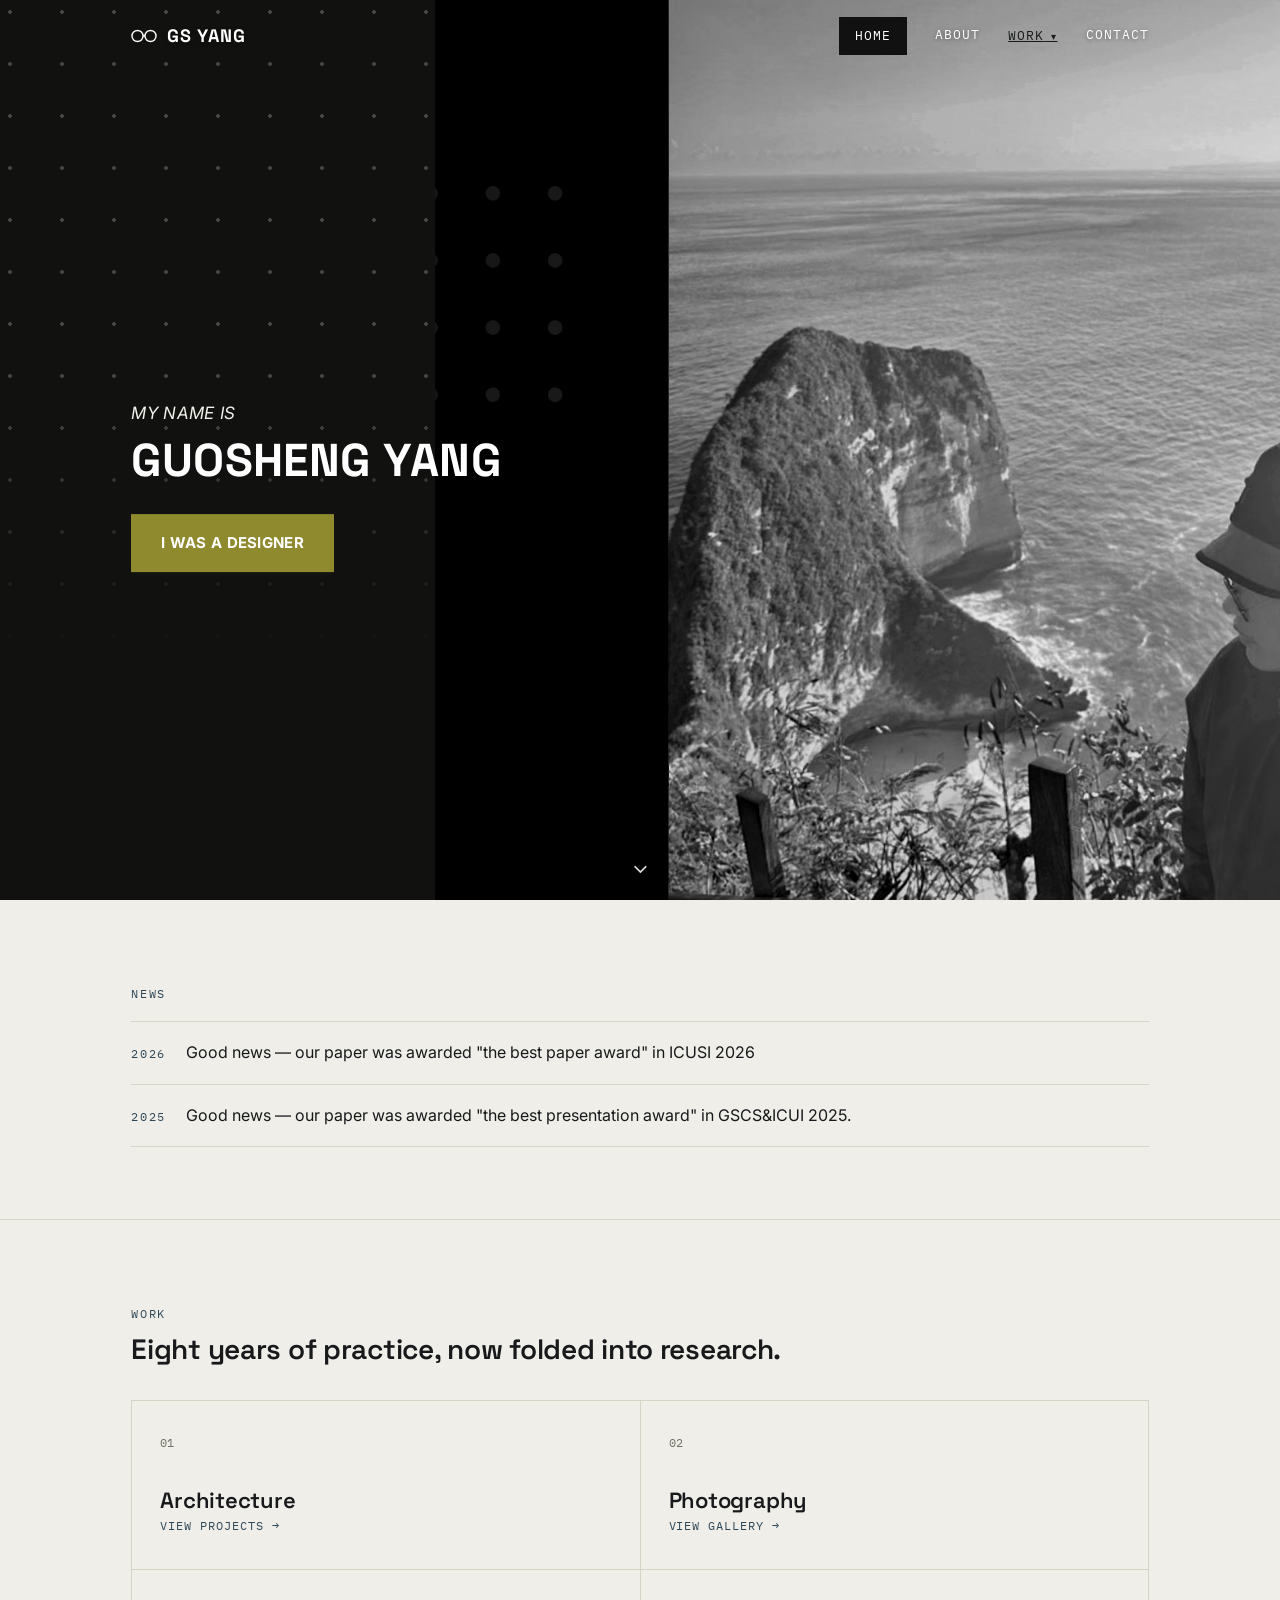
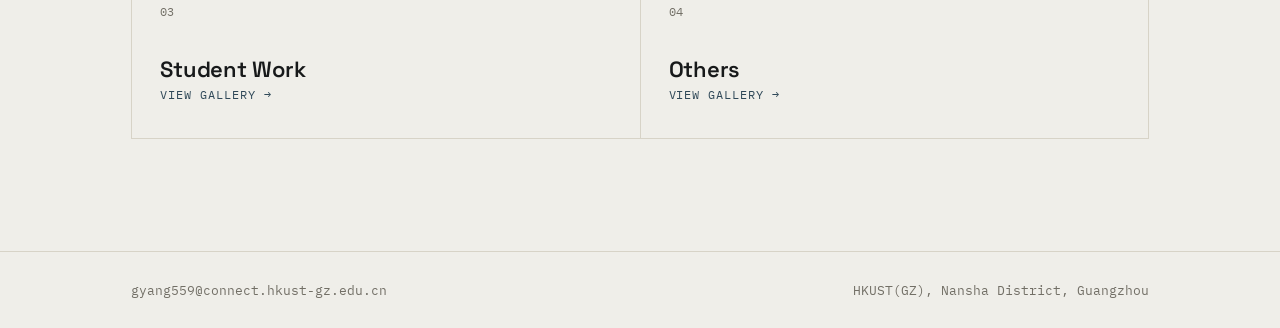
<file: index.html>
<!DOCTYPE html>
<html lang="en">
<head>
<meta charset="UTF-8">
<meta name="viewport" content="width=device-width, initial-scale=1">
<title>GS YANG</title>
<meta name="description" content="Guosheng Yang — architecture, photography, and research portfolio.">
<link rel="preconnect" href="https://fonts.googleapis.com">
<link rel="preconnect" href="https://fonts.gstatic.com" crossorigin>
<link href="https://fonts.googleapis.com/css2?family=Space+Grotesk:wght@500;600;700&family=Inter:wght@400;500;600&family=IBM+Plex+Mono:wght@400;500&display=swap" rel="stylesheet">
<link rel="stylesheet" href="styles.css">
</head>
<body class="home">

<header class="site-header">
  <div class="wrap header-inner">
    <a href="index.html" class="brand">
      <svg class="brand-mark" width="26" height="14" viewBox="0 0 26 14" fill="none" xmlns="http://www.w3.org/2000/svg" aria-hidden="true">
        <circle cx="6.5" cy="7" r="5.5" stroke="currentColor" stroke-width="1.4"/>
        <circle cx="19.5" cy="7" r="5.5" stroke="currentColor" stroke-width="1.4"/>
        <line x1="12" y1="7" x2="14" y2="7" stroke="currentColor" stroke-width="1.4"/>
      </svg>
      GS YANG
    </a>
    <input type="checkbox" id="nav-toggle" class="nav-toggle-input">
    <label for="nav-toggle" class="nav-toggle-label" aria-label="打开菜单"><span></span></label>
    <nav class="site-nav">
      <a href="index.html" aria-current="page">HOME</a>
      <a href="about.html">ABOUT</a>
      <div class="nav-dropdown">
        <a href="work.html">WORK</a>
        <div class="dropdown-panel">
          <a href="work-architecture.html">Architecture</a>
          <a href="work-photography.html">Photography</a>
          <a href="work-student-work.html">Student Work</a>
          <a href="work-others.html">Others</a>
        </div>
      </div>
      <a href="contact.html">CONTACT</a>
    </nav>
  </div>
</header>

<main>

  <section class="photo-hero">
    <div class="photo-hero-bg">
      <div class="photo-hero-panel">
        <div class="dot-grid" aria-hidden="true"></div>
      </div>
      <div class="photo-hero-image">
        <img src="images/image1.jpg" alt="Guosheng Yang looking out over a coastal cliff">
      </div>
    </div>
    <div class="wrap photo-hero-copy">
      <p class="eyebrow-italic">MY NAME IS</p>
      <h1 class="photo-hero-name">GUOSHENG YANG</h1>
      <p class="tag-pill">I WAS A DESIGNER</p>
    </div>
    <a href="#news" class="scroll-cue" aria-label="向下滚动查看更多">⌄</a>
  </section>

  <section id="news">
    <div class="wrap">
      <p class="eyebrow" style="margin-bottom:18px;">NEWS</p>
      <div class="news-row">
        <span class="eyebrow">2026</span>
        <p style="margin:0;">Good news — our paper was awarded "the best paper award" in ICUSI 2026</p>
      </div>
      <div class="news-row">
        <span class="eyebrow">2025</span>
        <p style="margin:0;">Good news — our paper was awarded "the best presentation award" in GSCS&amp;ICUI 2025. </p>
      </div>
    </div>
  </section>

  <section>
    <div class="wrap">
      <div class="section-head">
        <p class="eyebrow" style="margin-bottom:10px;">WORK</p>
        <h2 style="font-size:28px;">Eight years of practice, now folded into research.</h2>
      </div>
      <div class="work-grid">
        <a class="work-tile" href="work-architecture.html">
          <span class="num">01</span>
          <div>
            <h3>Architecture</h3>
            <span class="go">View projects →</span>
          </div>
        </a>
        <a class="work-tile" href="work-photography.html">
          <span class="num">02</span>
          <div>
            <h3>Photography</h3>
            <span class="go">View gallery →</span>
          </div>
        </a>
        <a class="work-tile" href="work-student-work.html">
          <span class="num">03</span>
          <div>
            <h3>Student Work</h3>
            <span class="go">View gallery →</span>
          </div>
        </a>
        <a class="work-tile" href="work-others.html">
          <span class="num">04</span>
          <div>
            <h3>Others</h3>
            <span class="go">View gallery →</span>
          </div>
        </a>
      </div>
    </div>
  </section>

</main>

<footer class="site-footer">
  <div class="wrap footer-inner">
    <a href="mailto:gyang559@connect.hkust-gz.edu.cn">gyang559@connect.hkust-gz.edu.cn</a>
    <span>HKUST(GZ), Nansha District, Guangzhou</span>
  </div>
</footer>

</body>
</html>
</file>
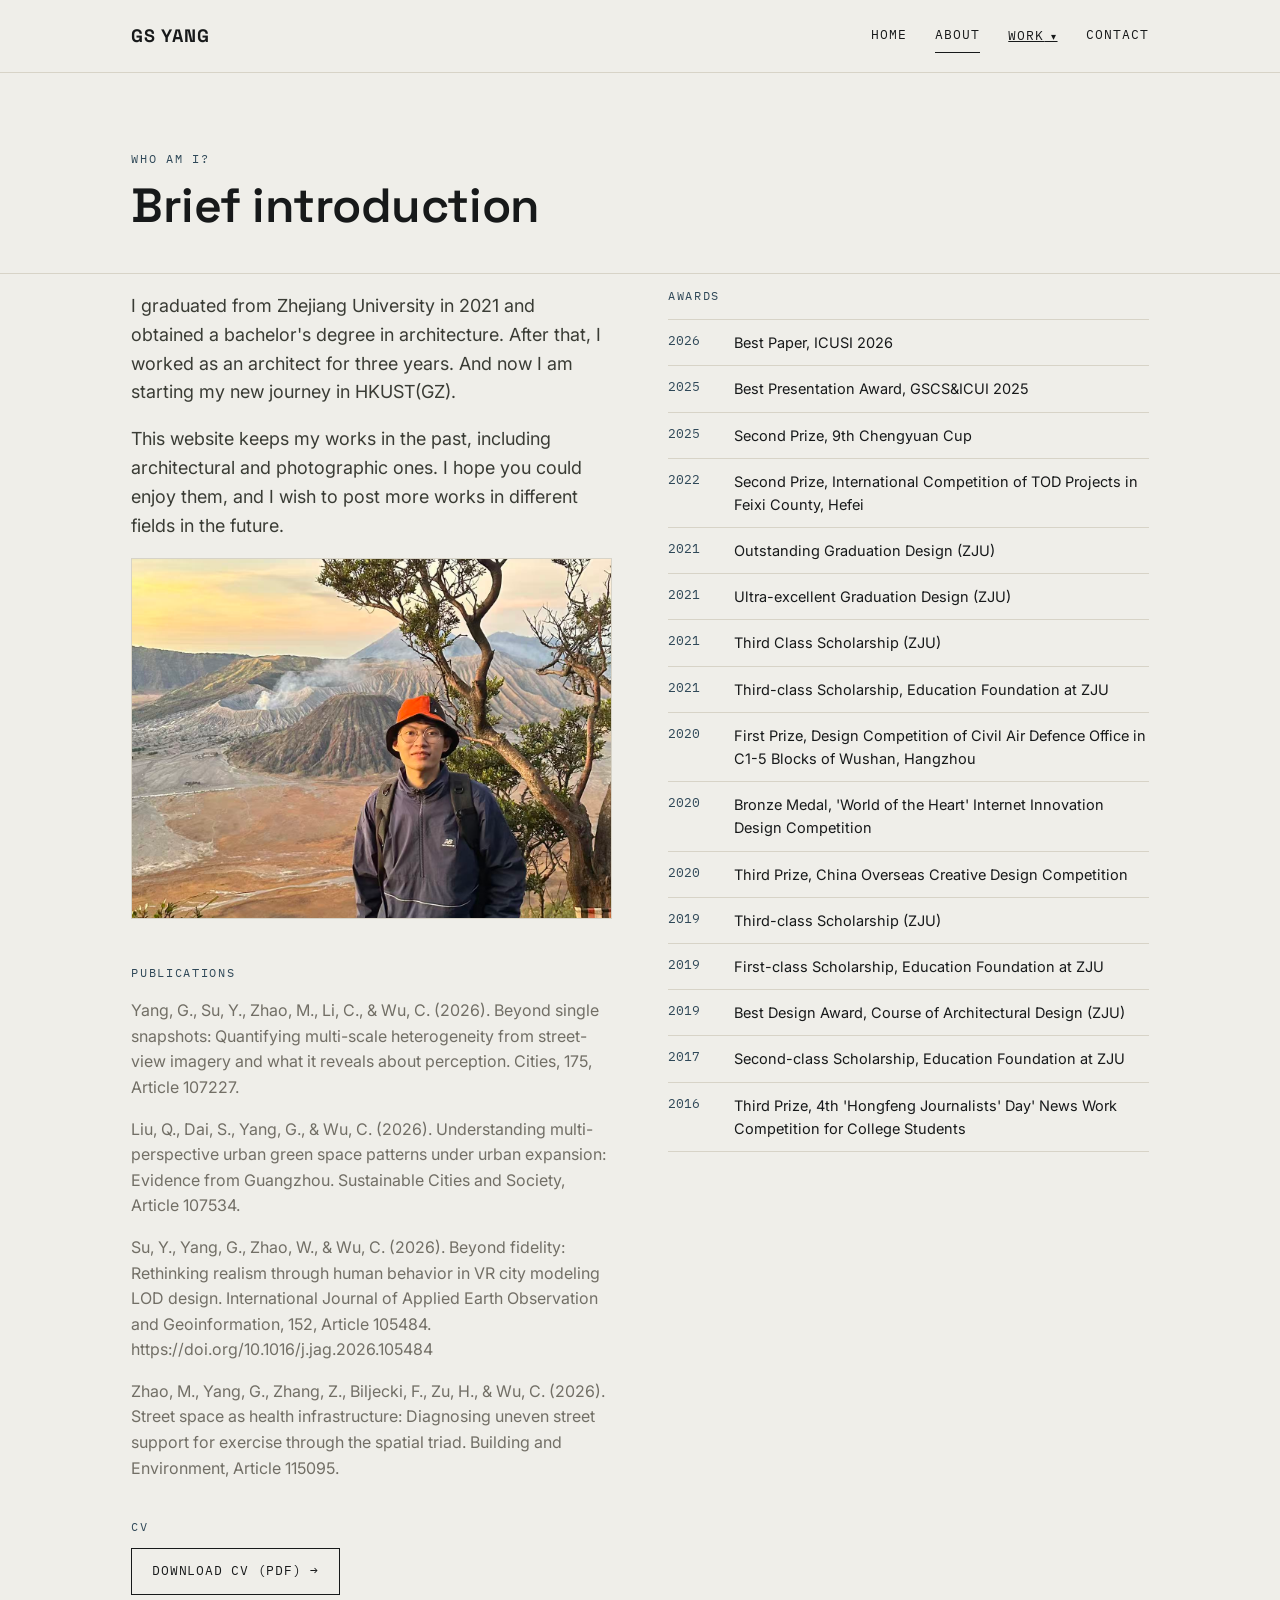
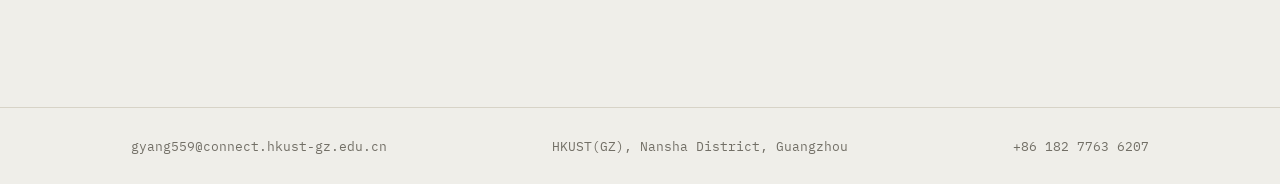
<file: about.html>
<!DOCTYPE html>
<html lang="en">
<head>
<meta charset="UTF-8">
<meta name="viewport" content="width=device-width, initial-scale=1">
<title>GS YANG — About</title>
<meta name="description" content="Who am I — brief introduction, publications, and awards.">
<link rel="preconnect" href="https://fonts.googleapis.com">
<link rel="preconnect" href="https://fonts.gstatic.com" crossorigin>
<link href="https://fonts.googleapis.com/css2?family=Space+Grotesk:wght@500;600;700&family=Inter:wght@400;500;600&family=IBM+Plex+Mono:wght@400;500&display=swap" rel="stylesheet">
<link rel="stylesheet" href="styles.css">
</head>
<body>

<header class="site-header">
  <div class="wrap header-inner">
    <a href="index.html" class="brand">GS YANG</a>
    <input type="checkbox" id="nav-toggle" class="nav-toggle-input">
    <label for="nav-toggle" class="nav-toggle-label" aria-label="打开菜单"><span></span></label>
    <nav class="site-nav">
      <a href="index.html">HOME</a>
      <a href="about.html" aria-current="page">ABOUT</a>
      <div class="nav-dropdown">
        <a href="work.html">WORK</a>
        <div class="dropdown-panel">
          <a href="work-architecture.html">Architecture</a>
          <a href="work-photography.html">Photography</a>
          <a href="work-student-work.html">Student Work</a>
          <a href="work-others.html">Others</a>
        </div>
      </div>
      <a href="contact.html">CONTACT</a>
    </nav>
  </div>
</header>

<main>

  <section class="hero" style="padding-bottom:40px;">
    <div class="wrap">
      <p class="eyebrow">WHO AM I?</p>
      <h1 style="font-size:clamp(32px,4.5vw,48px); margin-top:12px;">Brief introduction</h1>
    </div>
  </section>

  <section style="padding-top:0;">
    <div class="wrap about-grid">
      <div>
        <p class="lede" style="max-width:none;">I graduated from Zhejiang University in 2021 and obtained a bachelor's degree in architecture. After that, I worked as an architect for three years. And now I am starting my new journey in HKUST(GZ).</p>
        <p class="lede" style="max-width:none; margin-top:16px;">This website keeps my works in the past, including architectural and photographic ones. I hope you could enjoy them, and I wish to post more works in different fields in the future.</p>
        <div class="img-frame"><img src="images/about-portrait.jpg" alt="work3"></div>

        <p class="eyebrow" style="margin-top:44px; margin-bottom:12px;">PUBLICATIONS</p>
        <p style="color:var(--muted);">Yang, G., Su, Y., Zhao, M., Li, C., & Wu, C. (2026). Beyond single snapshots: Quantifying multi-scale heterogeneity from street-view imagery and what it reveals about perception. Cities, 175, Article 107227.</p>
        <p style="color:var(--muted);">Liu, Q., Dai, S., Yang, G., & Wu, C. (2026). Understanding multi-perspective urban green space patterns under urban expansion: Evidence from Guangzhou. Sustainable Cities and Society, Article 107534.</p>
        <p style="color:var(--muted);">Su, Y., Yang, G., Zhao, W., & Wu, C. (2026). Beyond fidelity: Rethinking realism through human behavior in VR city modeling LOD design. International Journal of Applied Earth Observation and Geoinformation, 152, Article 105484. https://doi.org/10.1016/j.jag.2026.105484</p>
        <p style="color:var(--muted);">Zhao, M., Yang, G., Zhang, Z., Biljecki, F., Zu, H., & Wu, C. (2026). Street space as health infrastructure: Diagnosing uneven street support for exercise through the spatial triad. Building and Environment, Article 115095.</p>
        <p class="eyebrow" style="margin-top:36px; margin-bottom:12px;">CV</p>
        <a class="btn" href="files/CV-Guosheng-YANG.pdf">Download CV (PDF) →</a>
        
      </div>

      <div>
        <p class="eyebrow" style="margin-bottom:14px;">AWARDS</p>
        <ul class="award-list">
          <li><span class="award-year">2026</span><span>Best Paper, ICUSI 2026</span></li>
          <li><span class="award-year">2025</span><span>Best Presentation Award, GSCS&amp;ICUI 2025</span></li>
          <li><span class="award-year">2025</span><span>Second Prize, 9th Chengyuan Cup</span></li>
          <li><span class="award-year">2022</span><span>Second Prize, International Competition of TOD Projects in Feixi County, Hefei</span></li>
          <li><span class="award-year">2021</span><span>Outstanding Graduation Design (ZJU)</span></li>
          <li><span class="award-year">2021</span><span>Ultra-excellent Graduation Design (ZJU)</span></li>
          <li><span class="award-year">2021</span><span>Third Class Scholarship (ZJU)</span></li>
          <li><span class="award-year">2021</span><span>Third-class Scholarship, Education Foundation at ZJU</span></li>
          <li><span class="award-year">2020</span><span>First Prize, Design Competition of Civil Air Defence Office in C1-5 Blocks of Wushan, Hangzhou</span></li>
          <li><span class="award-year">2020</span><span>Bronze Medal, 'World of the Heart' Internet Innovation Design Competition</span></li>
          <li><span class="award-year">2020</span><span>Third Prize, China Overseas Creative Design Competition</span></li>
          <li><span class="award-year">2019</span><span>Third-class Scholarship (ZJU)</span></li>
          <li><span class="award-year">2019</span><span>First-class Scholarship, Education Foundation at ZJU</span></li>
          <li><span class="award-year">2019</span><span>Best Design Award, Course of Architectural Design (ZJU)</span></li>
          <li><span class="award-year">2017</span><span>Second-class Scholarship, Education Foundation at ZJU</span></li>
          <li><span class="award-year">2016</span><span>Third Prize, 4th 'Hongfeng Journalists' Day' News Work Competition for College Students</span></li>
        </ul>
      </div>
    </div>
  </section>

</main>

<footer class="site-footer">
  <div class="wrap footer-inner">
    <a href="mailto:gyang559@connect.hkust-gz.edu.cn">gyang559@connect.hkust-gz.edu.cn</a>
    <span>HKUST(GZ), Nansha District, Guangzhou</span>
    <span>+86 182 7763 6207</span>
  </div>
</footer>

</body>
</html>
</file>
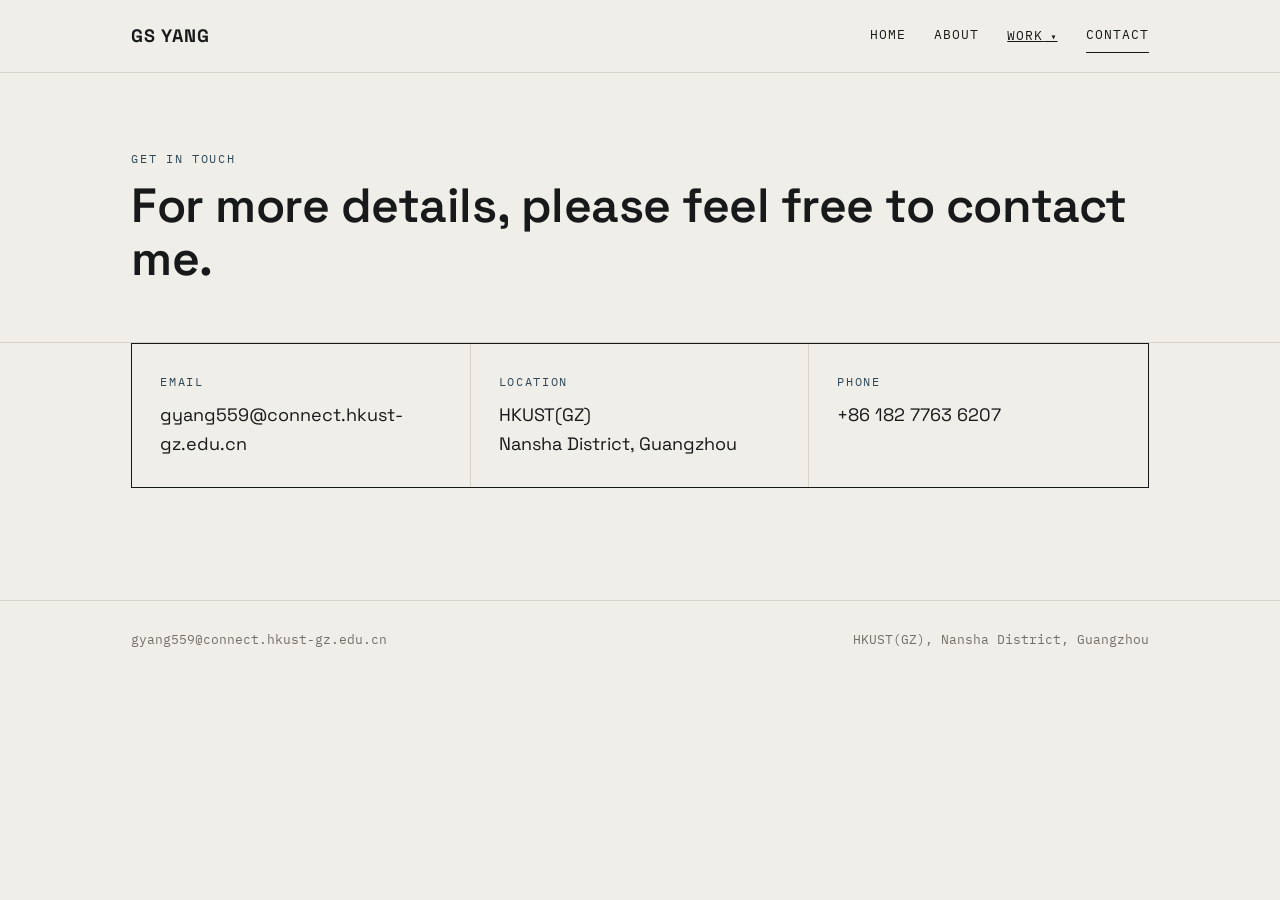
<file: contact.html>
<!DOCTYPE html>
<html lang="en">
<head>
<meta charset="UTF-8">
<meta name="viewport" content="width=device-width, initial-scale=1">
<title>GS YANG — Contact</title>
<meta name="description" content="Get in touch.">
<link rel="preconnect" href="https://fonts.googleapis.com">
<link rel="preconnect" href="https://fonts.gstatic.com" crossorigin>
<link href="https://fonts.googleapis.com/css2?family=Space+Grotesk:wght@500;600;700&family=Inter:wght@400;500;600&family=IBM+Plex+Mono:wght@400;500&display=swap" rel="stylesheet">
<link rel="stylesheet" href="styles.css">
</head>
<body>

<header class="site-header">
  <div class="wrap header-inner">
    <a href="index.html" class="brand">GS YANG</a>
    <input type="checkbox" id="nav-toggle" class="nav-toggle-input">
    <label for="nav-toggle" class="nav-toggle-label" aria-label="打开菜单"><span></span></label>
    <nav class="site-nav">
      <a href="index.html">HOME</a>
      <a href="about.html">ABOUT</a>
      <div class="nav-dropdown">
        <a href="work.html">WORK</a>
        <div class="dropdown-panel">
          <a href="work-architecture.html">Architecture</a>
          <a href="work-photography.html">Photography</a>
          <a href="work-student-work.html">Student Work</a>
          <a href="work-others.html">Others</a>
        </div>
      </div>
      <a href="contact.html" aria-current="page">CONTACT</a>
    </nav>
  </div>
</header>

<main>

  <section class="hero">
    <div class="wrap">
      <p class="eyebrow">GET IN TOUCH</p>
      <h1 style="font-size:clamp(32px,4.5vw,48px); margin-top:12px;">For more details, please feel free to contact me.</h1>
    </div>
  </section>

  <section style="padding-top:0;">
    <div class="wrap">
      <div class="contact-block">
        <div>
          <span class="eyebrow">EMAIL</span>
          <a href="mailto:gyang559@connect.hkust-gz.edu.cn" class="val text-link">gyang559@connect.hkust-gz.edu.cn</a>
        </div>
        <div>
          <span class="eyebrow">LOCATION</span>
          <p class="val" style="margin:0;">HKUST(GZ)<br>Nansha District, Guangzhou</p>
        </div>
        <div>
          <span class="eyebrow">PHONE</span>
          <a href="tel:+8618277636207" class="val text-link">+86 182 7763 6207</a>
        </div>
      </div>
    </div>
  </section>

</main>

<footer class="site-footer">
  <div class="wrap footer-inner">
    <a href="mailto:gyang559@connect.hkust-gz.edu.cn">gyang559@connect.hkust-gz.edu.cn</a>
    <span>HKUST(GZ), Nansha District, Guangzhou</span>
  </div>
</footer>

</body>
</html>
</file>
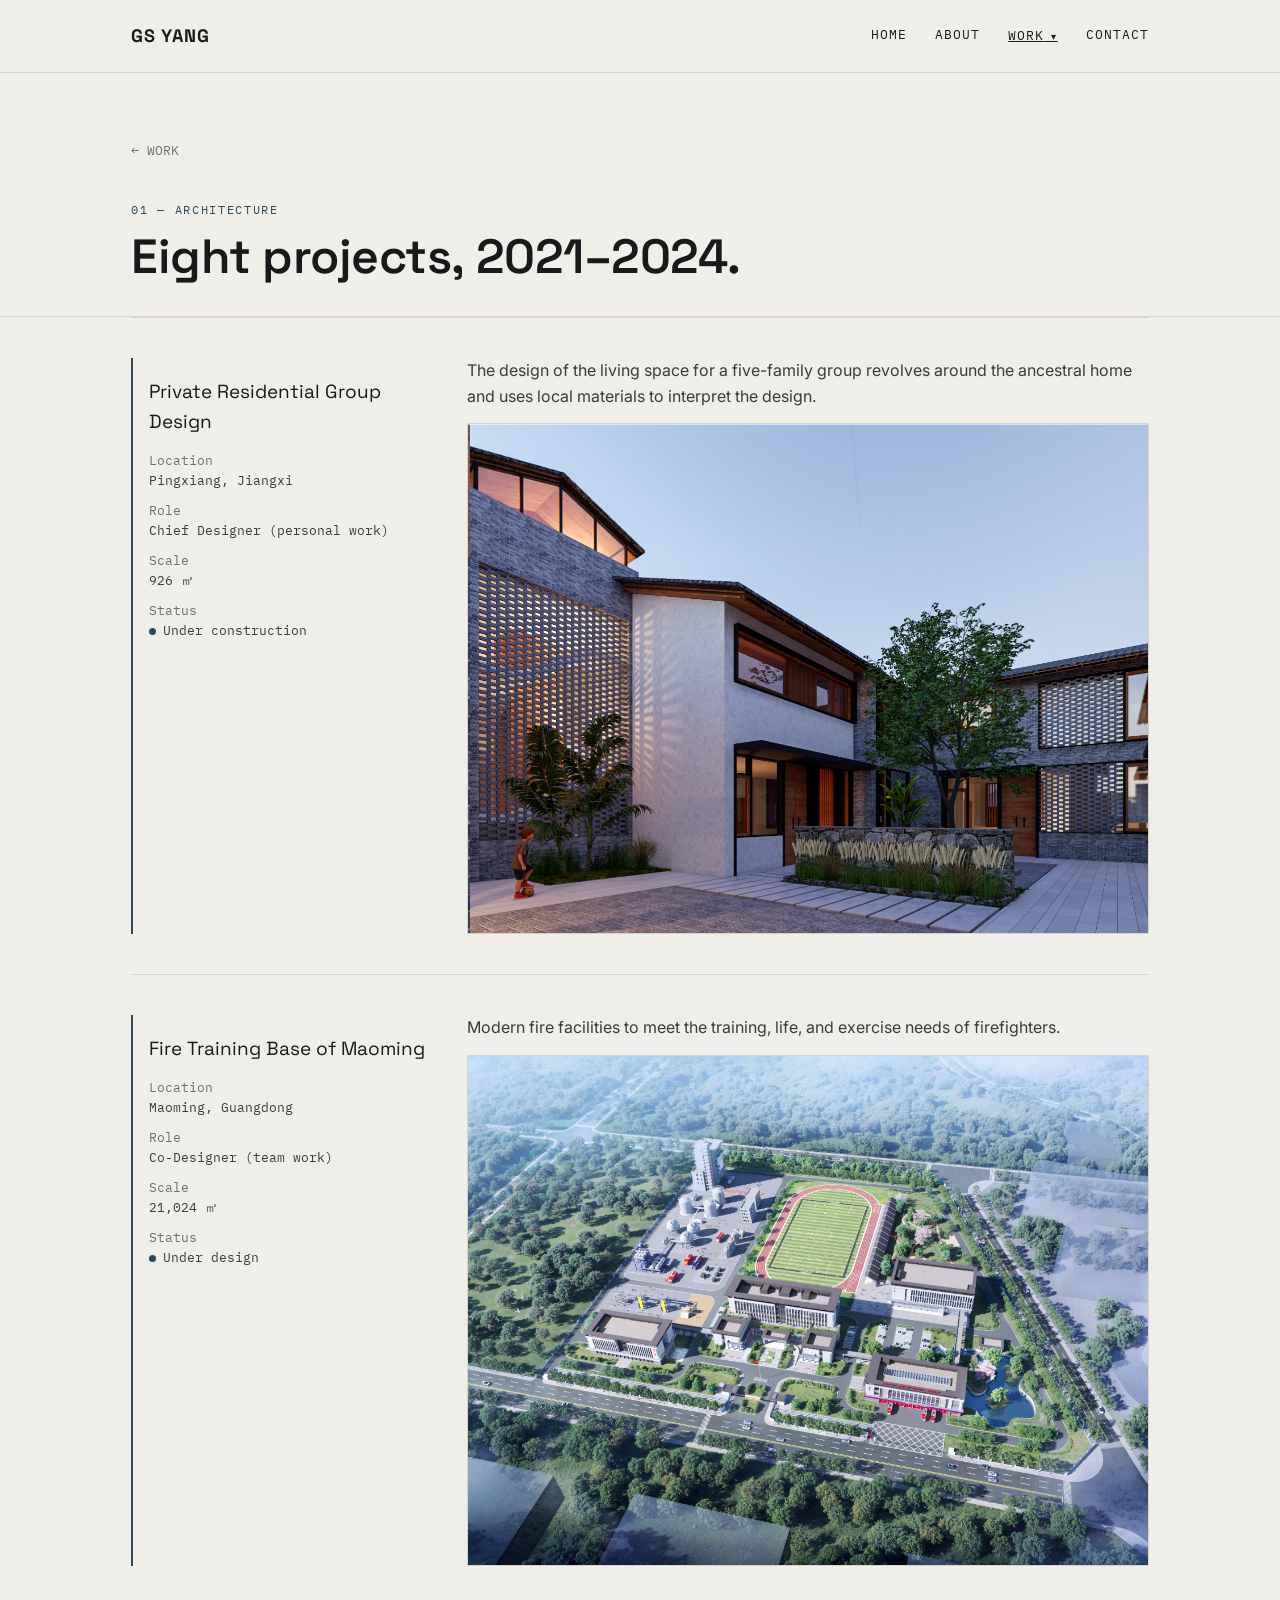
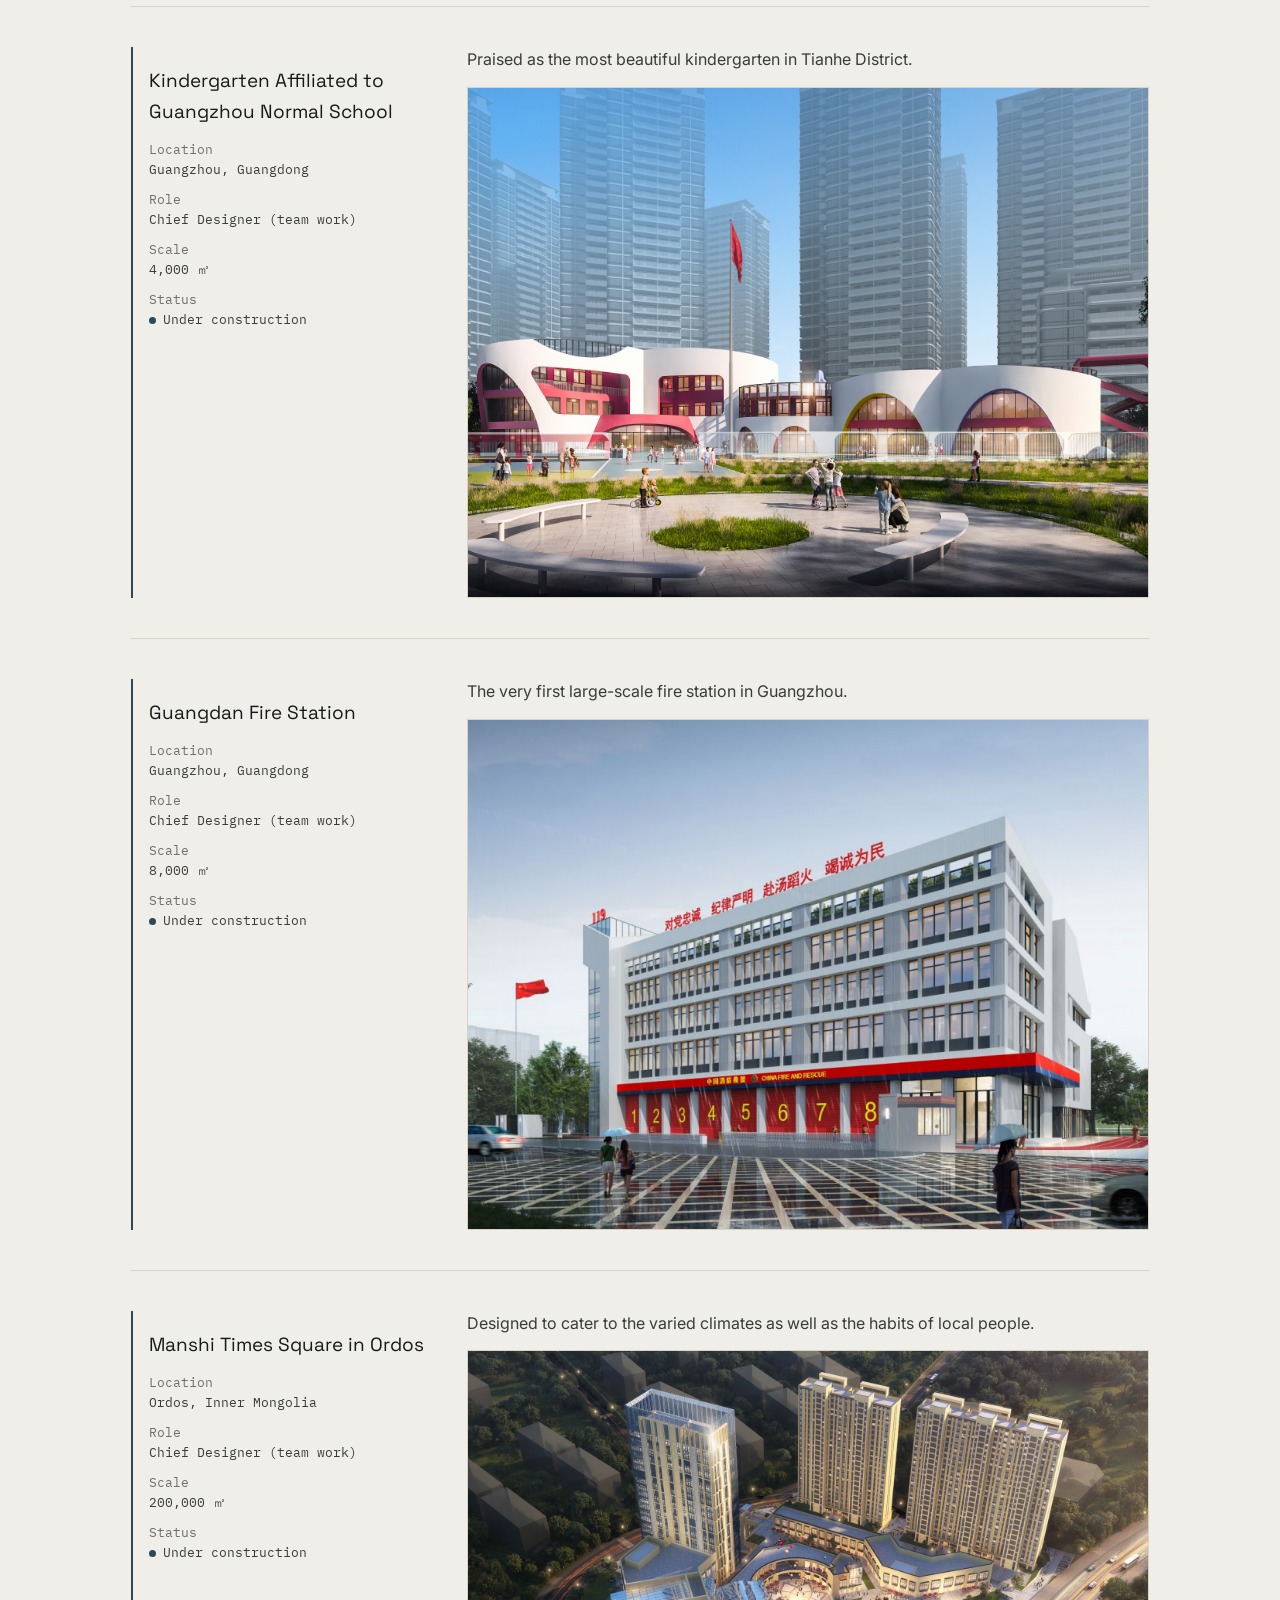
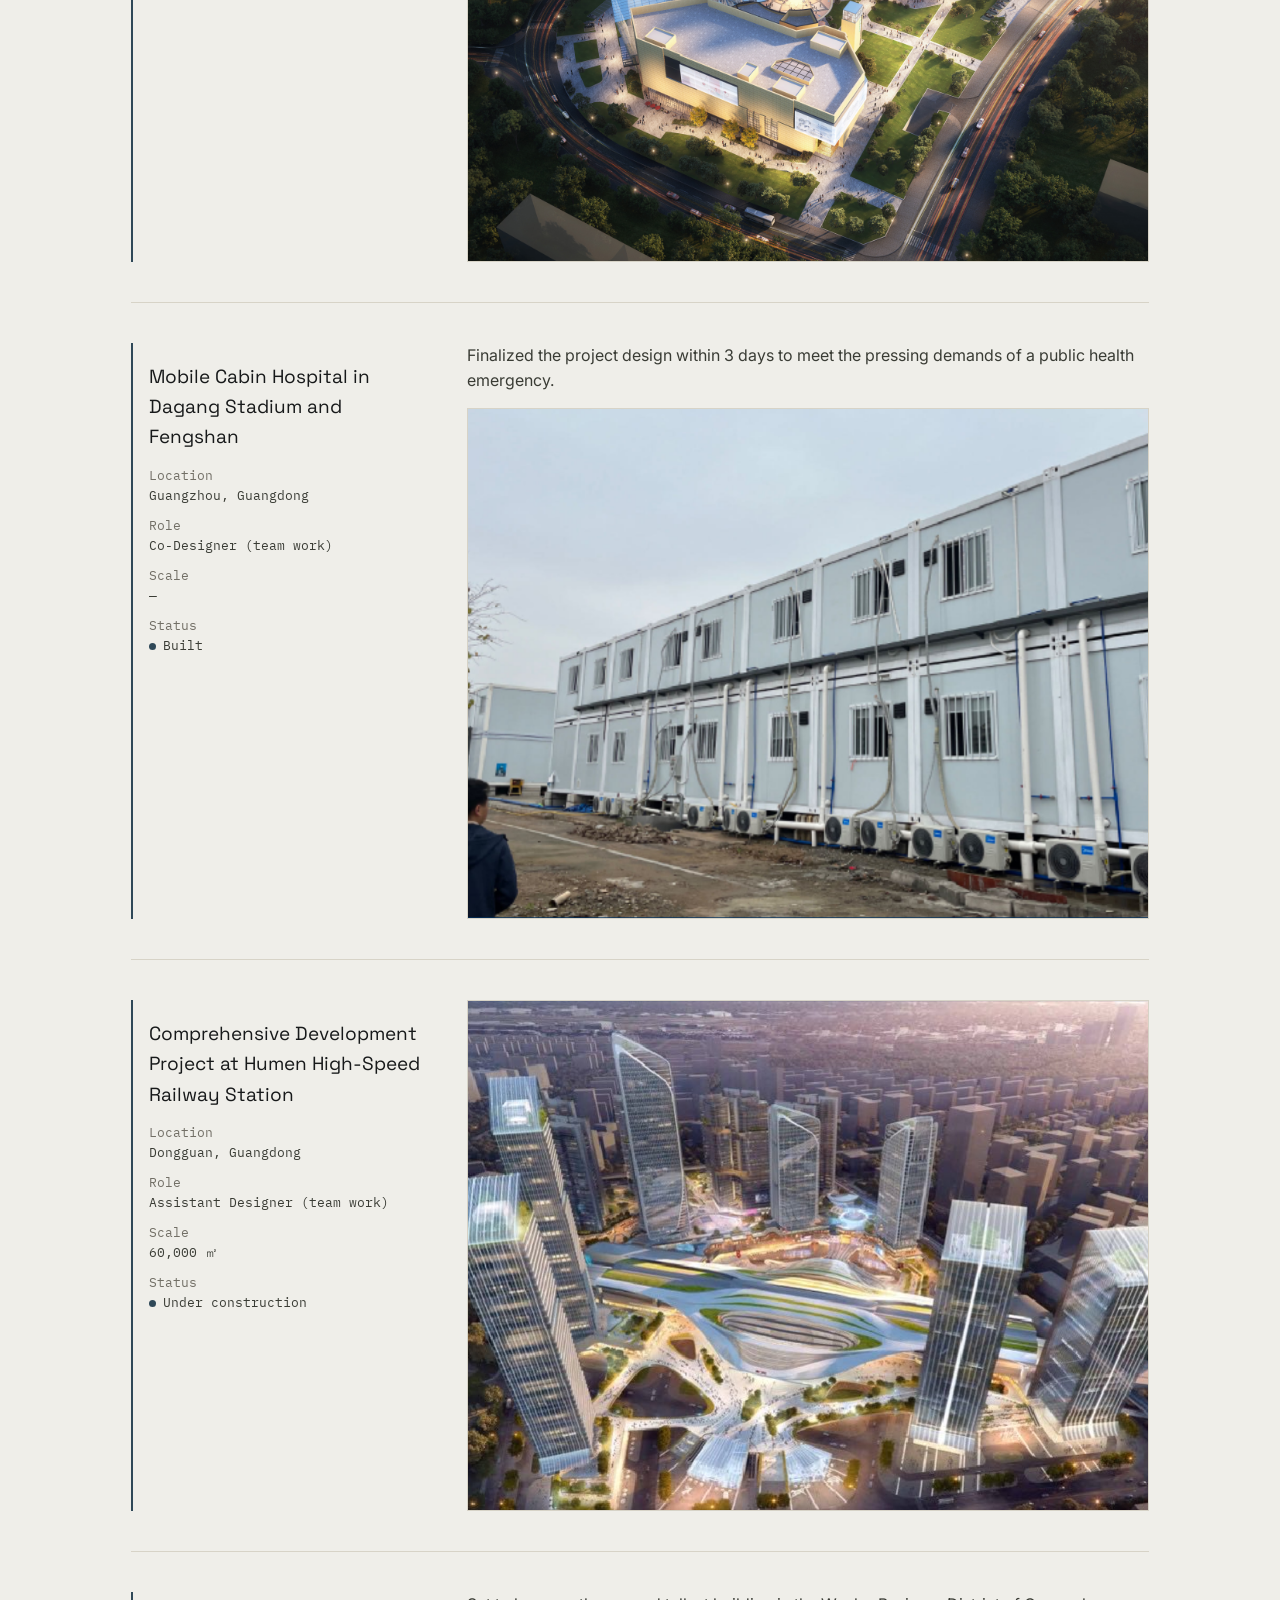
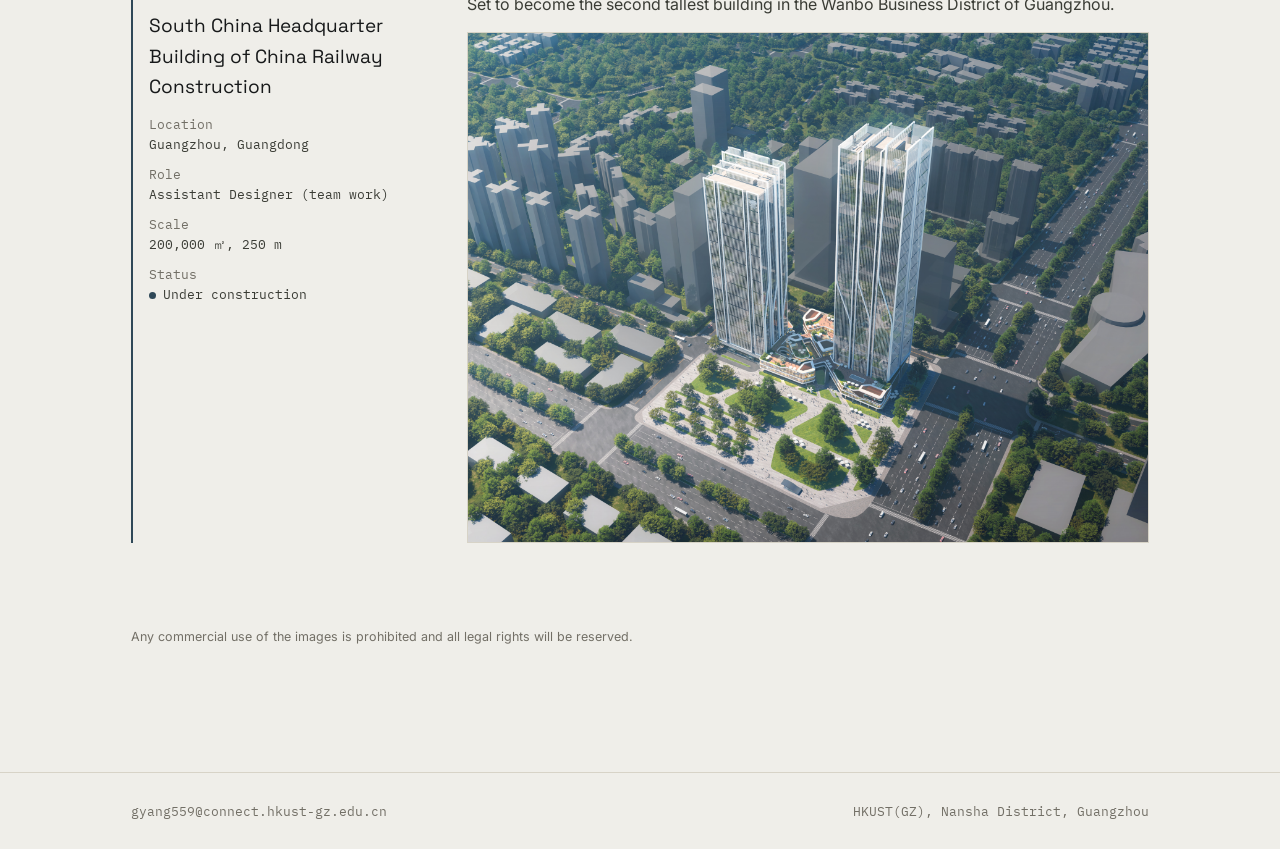
<file: work-architecture.html>
<!DOCTYPE html>
<html lang="en">
<head>
<meta charset="UTF-8">
<meta name="viewport" content="width=device-width, initial-scale=1">
<title>GS YANG — Architecture</title>
<meta name="description" content="Eight architecture projects, 2019–2025.">
<link rel="preconnect" href="https://fonts.googleapis.com">
<link rel="preconnect" href="https://fonts.gstatic.com" crossorigin>
<link href="https://fonts.googleapis.com/css2?family=Space+Grotesk:wght@500;600;700&family=Inter:wght@400;500;600&family=IBM+Plex+Mono:wght@400;500&display=swap" rel="stylesheet">
<link rel="stylesheet" href="styles.css">
</head>
<body>

<header class="site-header">
  <div class="wrap header-inner">
    <a href="index.html" class="brand">GS YANG</a>
    <input type="checkbox" id="nav-toggle" class="nav-toggle-input">
    <label for="nav-toggle" class="nav-toggle-label" aria-label="打开菜单"><span></span></label>
    <nav class="site-nav">
      <a href="index.html">HOME</a>
      <a href="about.html">ABOUT</a>
      <div class="nav-dropdown">
        <a href="work.html">WORK</a>
        <div class="dropdown-panel">
          <a href="work-architecture.html" aria-current="page">Architecture</a>
          <a href="work-photography.html">Photography</a>
          <a href="work-student-work.html">Student Work</a>
          <a href="work-others.html">Others</a>
        </div>
      </div>
      <a href="contact.html">CONTACT</a>
    </nav>
  </div>
</header>

<main>

  <section class="hero" style="padding-bottom:32px;">
    <div class="wrap">
      <a class="back-link" href="work.html">← WORK</a>
      <p class="eyebrow">01 — ARCHITECTURE</p>
      <h1 style="font-size:clamp(32px,4.5vw,48px); margin-top:12px;">Eight projects, 2021–2024.</h1>
    </div>
  </section>

  <section style="padding-top:0;">
    <div class="wrap">

      <div class="project">
        <div class="project-specs">
          <p class="pname">Private Residential Group Design</p>
          <dl>
            <dt>Location</dt><dd>Pingxiang, Jiangxi</dd>
            <dt>Role</dt><dd>Chief Designer (personal work)</dd>
            <dt>Scale</dt><dd>926 ㎡</dd>
            <dt>Status</dt><dd><span class="status-dot"></span>Under construction</dd>
          </dl>
        </div>
        <div class="project-desc">
          <p>The design of the living space for a five-family group revolves around the ancestral home and uses local materials to interpret the design.</p>
          <div class="img-frame"><img src="images/architecture-01.jpg" alt="work1"></div>
        </div>
      </div>

      <div class="project">
        <div class="project-specs">
          <p class="pname">Fire Training Base of Maoming</p>
          <dl>
            <dt>Location</dt><dd>Maoming, Guangdong</dd>
            <dt>Role</dt><dd>Co-Designer (team work)</dd>
            <dt>Scale</dt><dd>21,024 ㎡</dd>
            <dt>Status</dt><dd><span class="status-dot"></span>Under design</dd>
          </dl>
        </div>
        <div class="project-desc">
          <p>Modern fire facilities to meet the training, life, and exercise needs of firefighters.</p>
          <div class="img-frame"><img src="images/architecture-02.jpg" alt="work2"></div>
        </div>
      </div>

      <div class="project">
        <div class="project-specs">
          <p class="pname">Kindergarten Affiliated to Guangzhou Normal School</p>
          <dl>
            <dt>Location</dt><dd>Guangzhou, Guangdong</dd>
            <dt>Role</dt><dd>Chief Designer (team work)</dd>
            <dt>Scale</dt><dd>4,000 ㎡</dd>
            <dt>Status</dt><dd><span class="status-dot"></span>Under construction</dd>
          </dl>
        </div>
        <div class="project-desc">
          <p>Praised as the most beautiful kindergarten in Tianhe District.</p>
          <div class="img-frame"><img src="images/architecture-03.jpg" alt="work3"></div>
        </div>
      </div>

      <div class="project">
        <div class="project-specs">
          <p class="pname">Guangdan Fire Station</p>
          <dl>
            <dt>Location</dt><dd>Guangzhou, Guangdong</dd>
            <dt>Role</dt><dd>Chief Designer (team work)</dd>
            <dt>Scale</dt><dd>8,000 ㎡</dd>
            <dt>Status</dt><dd><span class="status-dot"></span>Under construction</dd>
          </dl>
        </div>
        <div class="project-desc">
          <p>The very first large-scale fire station in Guangzhou.</p>
          <div class="img-frame"><img src="images/architecture-04.jpg" alt="work4"></div>
        </div>
      </div>

      <div class="project">
        <div class="project-specs">
          <p class="pname">Manshi Times Square in Ordos</p>
          <dl>
            <dt>Location</dt><dd>Ordos, Inner Mongolia</dd>
            <dt>Role</dt><dd>Chief Designer (team work)</dd>
            <dt>Scale</dt><dd>200,000 ㎡</dd>
            <dt>Status</dt><dd><span class="status-dot"></span>Under construction</dd>
          </dl>
        </div>
        <div class="project-desc">
          <p>Designed to cater to the varied climates as well as the habits of local people.</p>
          <div class="img-frame"><img src="images/architecture-05.jpg" alt="work5"></div>
        </div>
      </div>

      <div class="project">
        <div class="project-specs">
          <p class="pname">Mobile Cabin Hospital in Dagang Stadium and Fengshan</p>
          <dl>
            <dt>Location</dt><dd>Guangzhou, Guangdong</dd>
            <dt>Role</dt><dd>Co-Designer (team work)</dd>
            <dt>Scale</dt><dd>—</dd>
            <dt>Status</dt><dd><span class="status-dot"></span>Built</dd>
          </dl>
        </div>
        <div class="project-desc">
          <p>Finalized the project design within 3 days to meet the pressing demands of a public health emergency.</p>
          <div class="img-frame"><img src="images/architecture-06.jpg" alt="work6"></div>
        </div>
      </div>

      <div class="project">
        <div class="project-specs">
          <p class="pname">Comprehensive Development Project at Humen High-Speed Railway Station</p>
          <dl>
            <dt>Location</dt><dd>Dongguan, Guangdong</dd>
            <dt>Role</dt><dd>Assistant Designer (team work)</dd>
            <dt>Scale</dt><dd>60,000 ㎡</dd>
            <dt>Status</dt><dd><span class="status-dot"></span>Under construction</dd>
          </dl>
        </div>
        <div class="project-desc">
          <div class="img-frame"><img src="images/architecture-07.jpg" alt="work7"></div>
        </div>
      </div>

      <div class="project">
        <div class="project-specs">
          <p class="pname">South China Headquarter Building of China Railway Construction</p>
          <dl>
            <dt>Location</dt><dd>Guangzhou, Guangdong</dd>
            <dt>Role</dt><dd>Assistant Designer (team work)</dd>
            <dt>Scale</dt><dd>200,000 ㎡, 250 m</dd>
            <dt>Status</dt><dd><span class="status-dot"></span>Under construction</dd>
          </dl>
        </div>
        <div class="project-desc">
          <p>Set to become the second tallest building in the Wanbo Business District of Guangzhou.</p>
          <div class="img-frame"><img src="images/architecture-08.jpg" alt="work8"></div>
        </div>
      </div>

      <p class="copyright-note" style="margin-top:44px;">Any commercial use of the images is prohibited and all legal rights will be reserved.</p>
    </div>
  </section>

</main>

<footer class="site-footer">
  <div class="wrap footer-inner">
    <a href="mailto:gyang559@connect.hkust-gz.edu.cn">gyang559@connect.hkust-gz.edu.cn</a>
    <span>HKUST(GZ), Nansha District, Guangzhou</span>
  </div>
</footer>

</body>
</html>
</file>
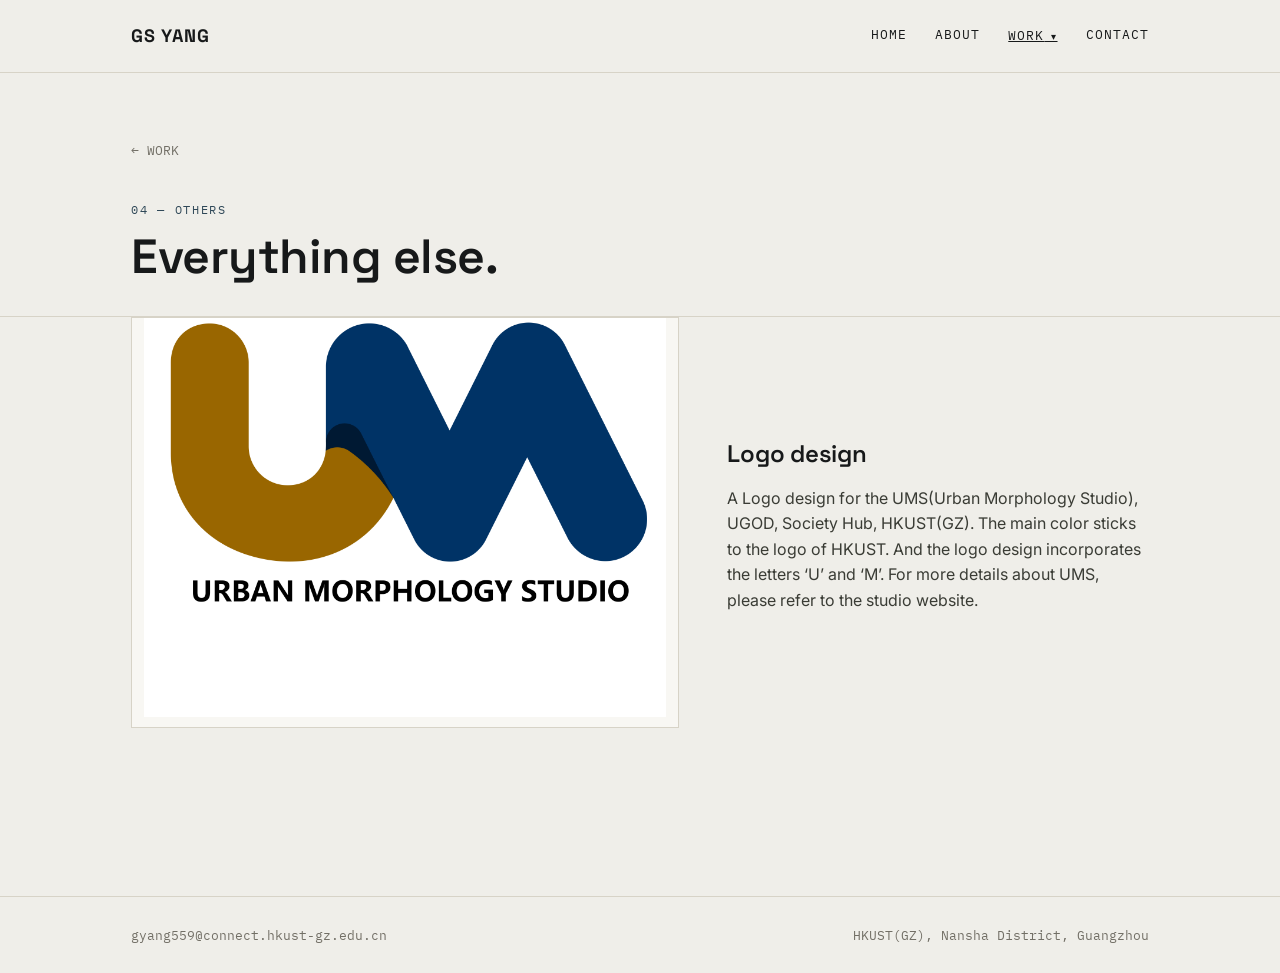
<file: work-others.html>
<!DOCTYPE html>
<html lang="en">
<head>
<meta charset="UTF-8">
<meta name="viewport" content="width=device-width, initial-scale=1">
<title>GS YANG — Others</title>
<meta name="description" content="Other work.">
<link rel="preconnect" href="https://fonts.googleapis.com">
<link rel="preconnect" href="https://fonts.gstatic.com" crossorigin>
<link href="https://fonts.googleapis.com/css2?family=Space+Grotesk:wght@500;600;700&family=Inter:wght@400;500;600&family=IBM+Plex+Mono:wght@400;500&display=swap" rel="stylesheet">
<link rel="stylesheet" href="styles.css">
</head>
<body>

<header class="site-header">
  <div class="wrap header-inner">
    <a href="index.html" class="brand">GS YANG</a>
    <input type="checkbox" id="nav-toggle" class="nav-toggle-input">
    <label for="nav-toggle" class="nav-toggle-label" aria-label="打开菜单"><span></span></label>
    <nav class="site-nav">
      <a href="index.html">HOME</a>
      <a href="about.html">ABOUT</a>
      <div class="nav-dropdown">
        <a href="work.html">WORK</a>
        <div class="dropdown-panel">
          <a href="work-architecture.html">Architecture</a>
          <a href="work-photography.html">Photography</a>
          <a href="work-student-work.html">Student Work</a>
          <a href="work-others.html" aria-current="page">Others</a>
        </div>
      </div>
      <a href="contact.html">CONTACT</a>
    </nav>
  </div>
</header>

<main>

  <section class="hero" style="padding-bottom:32px;">
    <div class="wrap">
      <a class="back-link" href="work.html">← WORK</a>
      <p class="eyebrow">04 — OTHERS</p>
      <h1 style="font-size:clamp(32px,4.5vw,48px); margin-top:12px;">Everything else.</h1>
    </div>
  </section>

<section style="padding-top:0;">
  <div class="wrap">

    <div class="student-project">
      <div class="img-slot"><img src="images/Square logo_white bg2.png" alt="项目 01"></div>
      <div>
        <span class="num"></span>
        <h2>Logo design</h2>
        <p>A Logo design for the UMS(Urban Morphology Studio), UGOD, Society Hub, HKUST(GZ). The main color sticks to the logo of HKUST. And the logo design incorporates the letters ‘U’ and ‘M’. For more details about UMS, please refer to the studio website.</p>
      </div>
    </div>


</main>

<footer class="site-footer">
  <div class="wrap footer-inner">
    <a href="mailto:gyang559@connect.hkust-gz.edu.cn">gyang559@connect.hkust-gz.edu.cn</a>
    <span>HKUST(GZ), Nansha District, Guangzhou</span>
  </div>
</footer>

</body>
</html>
</file>
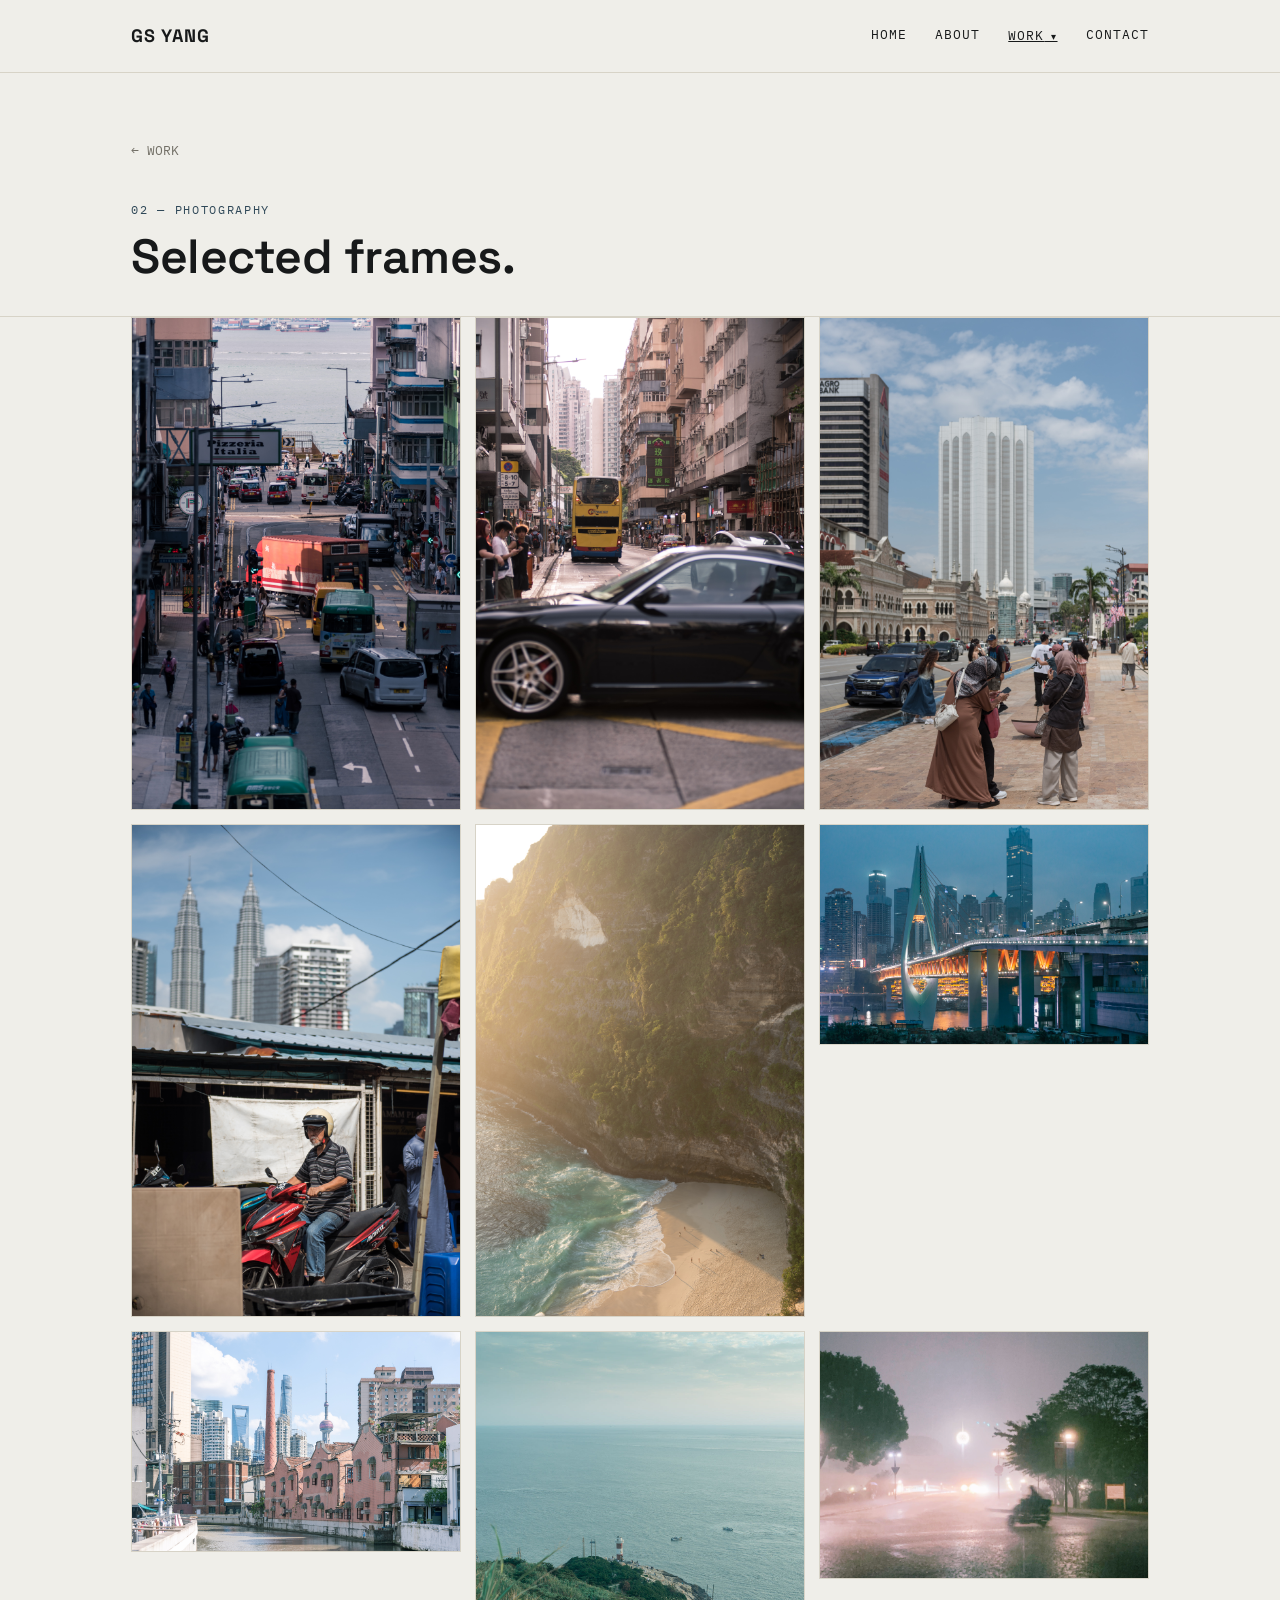
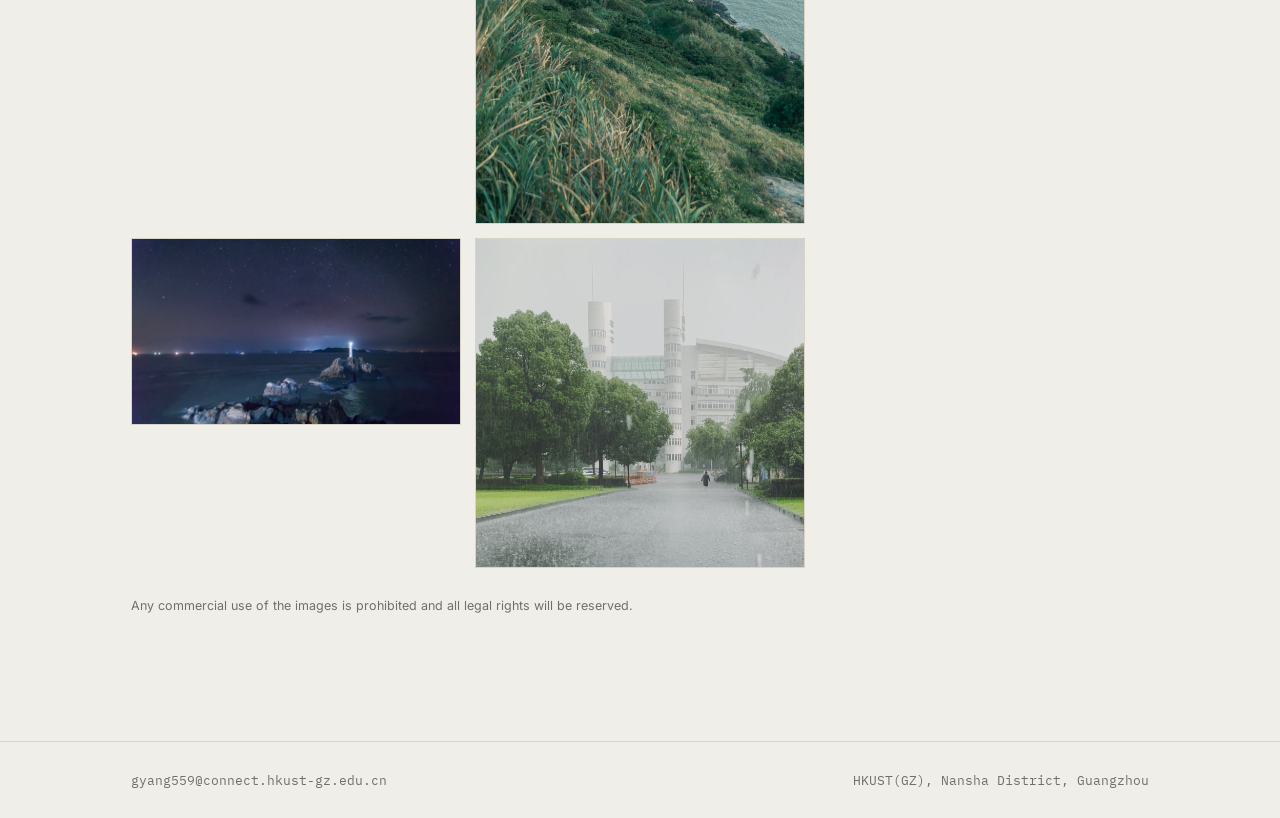
<file: work-photography.html>
<!DOCTYPE html>
<html lang="en">
<head>
<meta charset="UTF-8">
<meta name="viewport" content="width=device-width, initial-scale=1">
<title>GS YANG — Photography</title>
<meta name="description" content="Selected photography.">
<link rel="preconnect" href="https://fonts.googleapis.com">
<link rel="preconnect" href="https://fonts.gstatic.com" crossorigin>
<link href="https://fonts.googleapis.com/css2?family=Space+Grotesk:wght@500;600;700&family=Inter:wght@400;500;600&family=IBM+Plex+Mono:wght@400;500&display=swap" rel="stylesheet">
<link rel="stylesheet" href="styles.css">
</head>
<body>

<header class="site-header">
  <div class="wrap header-inner">
    <a href="index.html" class="brand">GS YANG</a>
    <input type="checkbox" id="nav-toggle" class="nav-toggle-input">
    <label for="nav-toggle" class="nav-toggle-label" aria-label="打开菜单"><span></span></label>
    <nav class="site-nav">
      <a href="index.html">HOME</a>
      <a href="about.html">ABOUT</a>
      <div class="nav-dropdown">
        <a href="work.html">WORK</a>
        <div class="dropdown-panel">
          <a href="work-architecture.html">Architecture</a>
          <a href="work-photography.html" aria-current="page">Photography</a>
          <a href="work-student-work.html">Student Work</a>
          <a href="work-others.html">Others</a>
        </div>
      </div>
      <a href="contact.html">CONTACT</a>
    </nav>
  </div>
</header>

<main>

  <section class="hero" style="padding-bottom:32px;">
    <div class="wrap">
      <a class="back-link" href="work.html">← WORK</a>
      <p class="eyebrow">02 — PHOTOGRAPHY</p>
      <h1 style="font-size:clamp(32px,4.5vw,48px); margin-top:12px;">Selected frames.</h1>
    </div>
  </section>

  <section style="padding-top:0;">
    <div class="wrap">
      <div class="gallery">
        <div class="img-slot square"><img src="images/YGS_1542.jpg" alt="p1"></div>
        <div class="img-slot square"><img src="images/YGS_1559.jpg" alt="p2"></div>
        <div class="img-slot square"><img src="images/YGS_0537.jpg" alt="p3"></div>
        <div class="img-slot square"><img src="images/YGS_0573.jpg" alt="p4"></div>
        <div class="img-slot square"><img src="images/YGS_1089.jpg" alt="p5"></div>
        <div class="img-slot square"><img src="images/GSY_0587.jpg" alt="p6"></div>
        <div class="img-slot square"><img src="images/GSY_0185.jpg" alt="p7"></div>
        <div class="img-slot square"><img src="images/YGS_0006.jpg" alt="p8"></div>
        <div class="img-slot square"><img src="images/YGS_0002.jpg" alt="p9"></div>
        <div class="img-slot square"><img src="images/GSY_3294.jpg" alt="p10"></div>
        <div class="img-slot square"><img src="images/GSY_0003.jpg" alt="p11"></div>
      </div>

      <p class="copyright-note" style="margin-top:28px;">Any commercial use of the images is prohibited and all legal rights will be reserved.</p>
    </div>
  </section>

</main>

<footer class="site-footer">
  <div class="wrap footer-inner">
    <a href="mailto:gyang559@connect.hkust-gz.edu.cn">gyang559@connect.hkust-gz.edu.cn</a>
    <span>HKUST(GZ), Nansha District, Guangzhou</span>
  </div>
</footer>

</body>
</html>
</file>
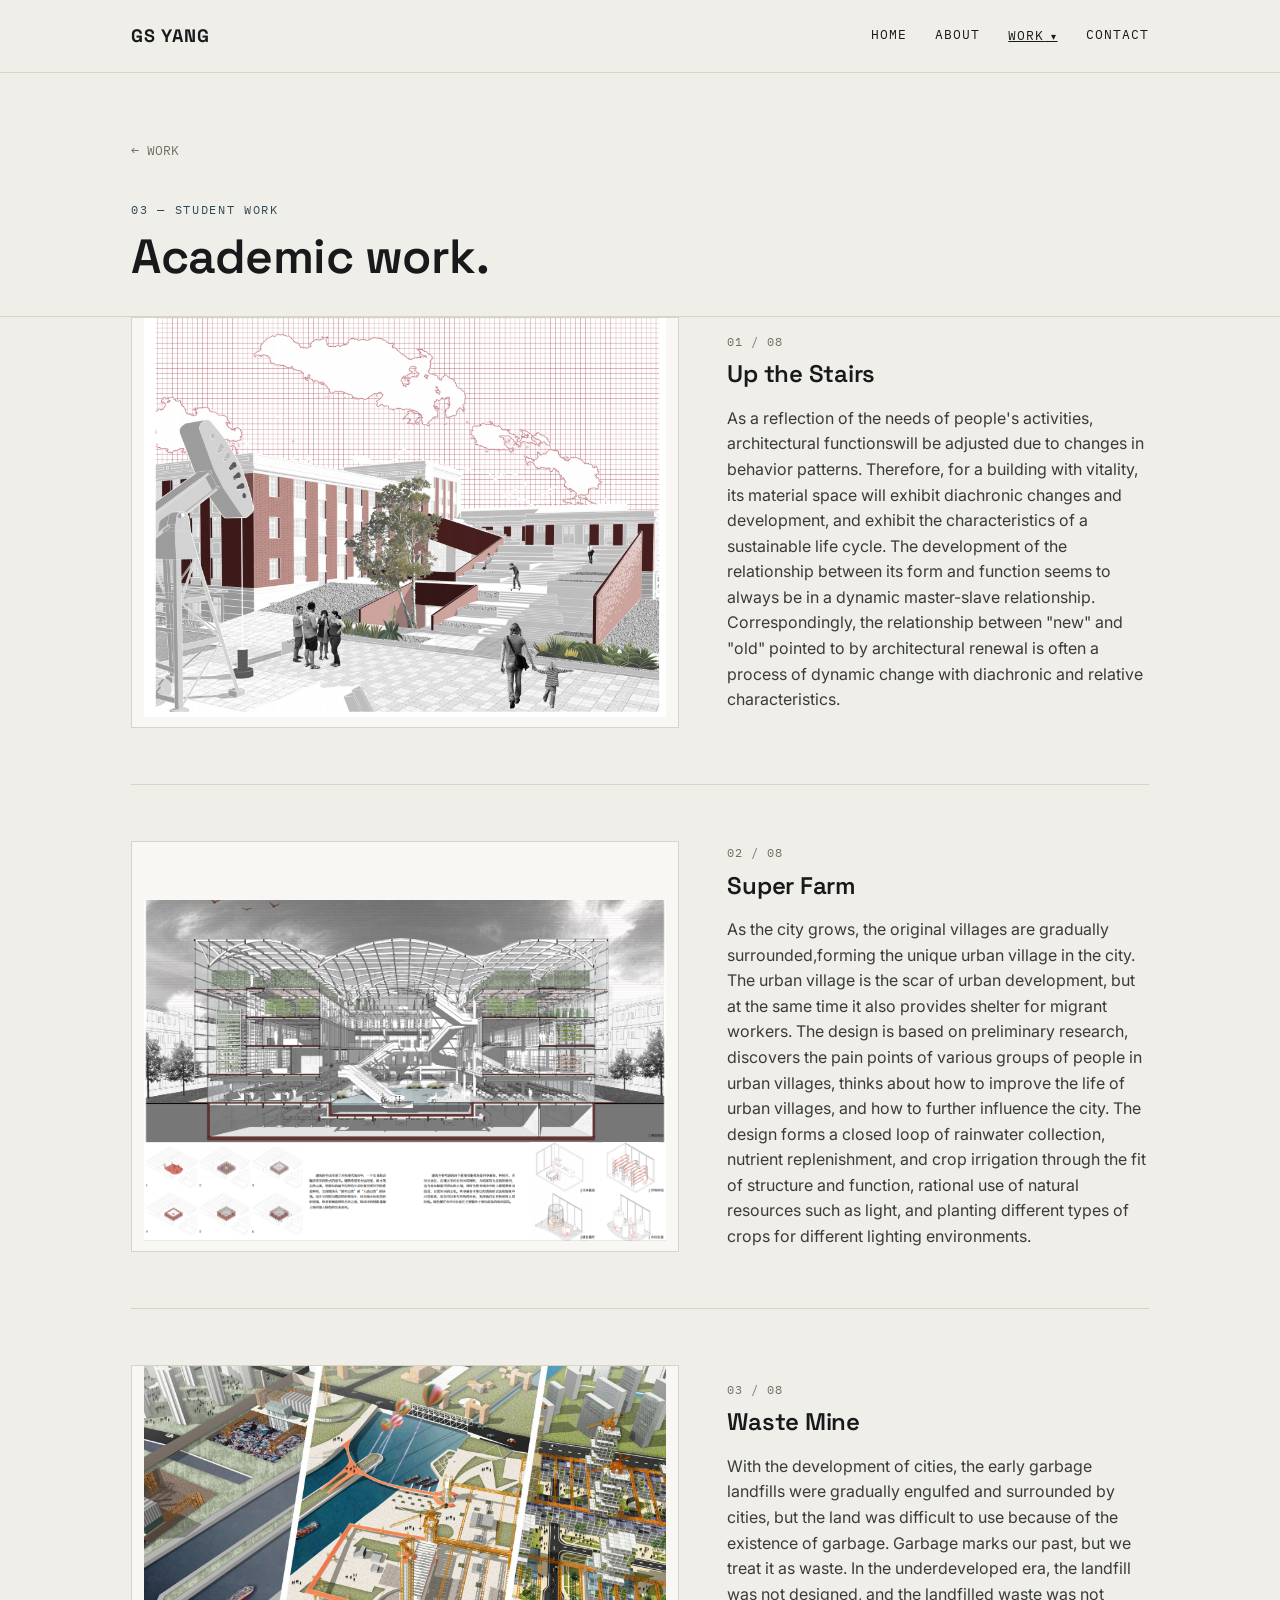
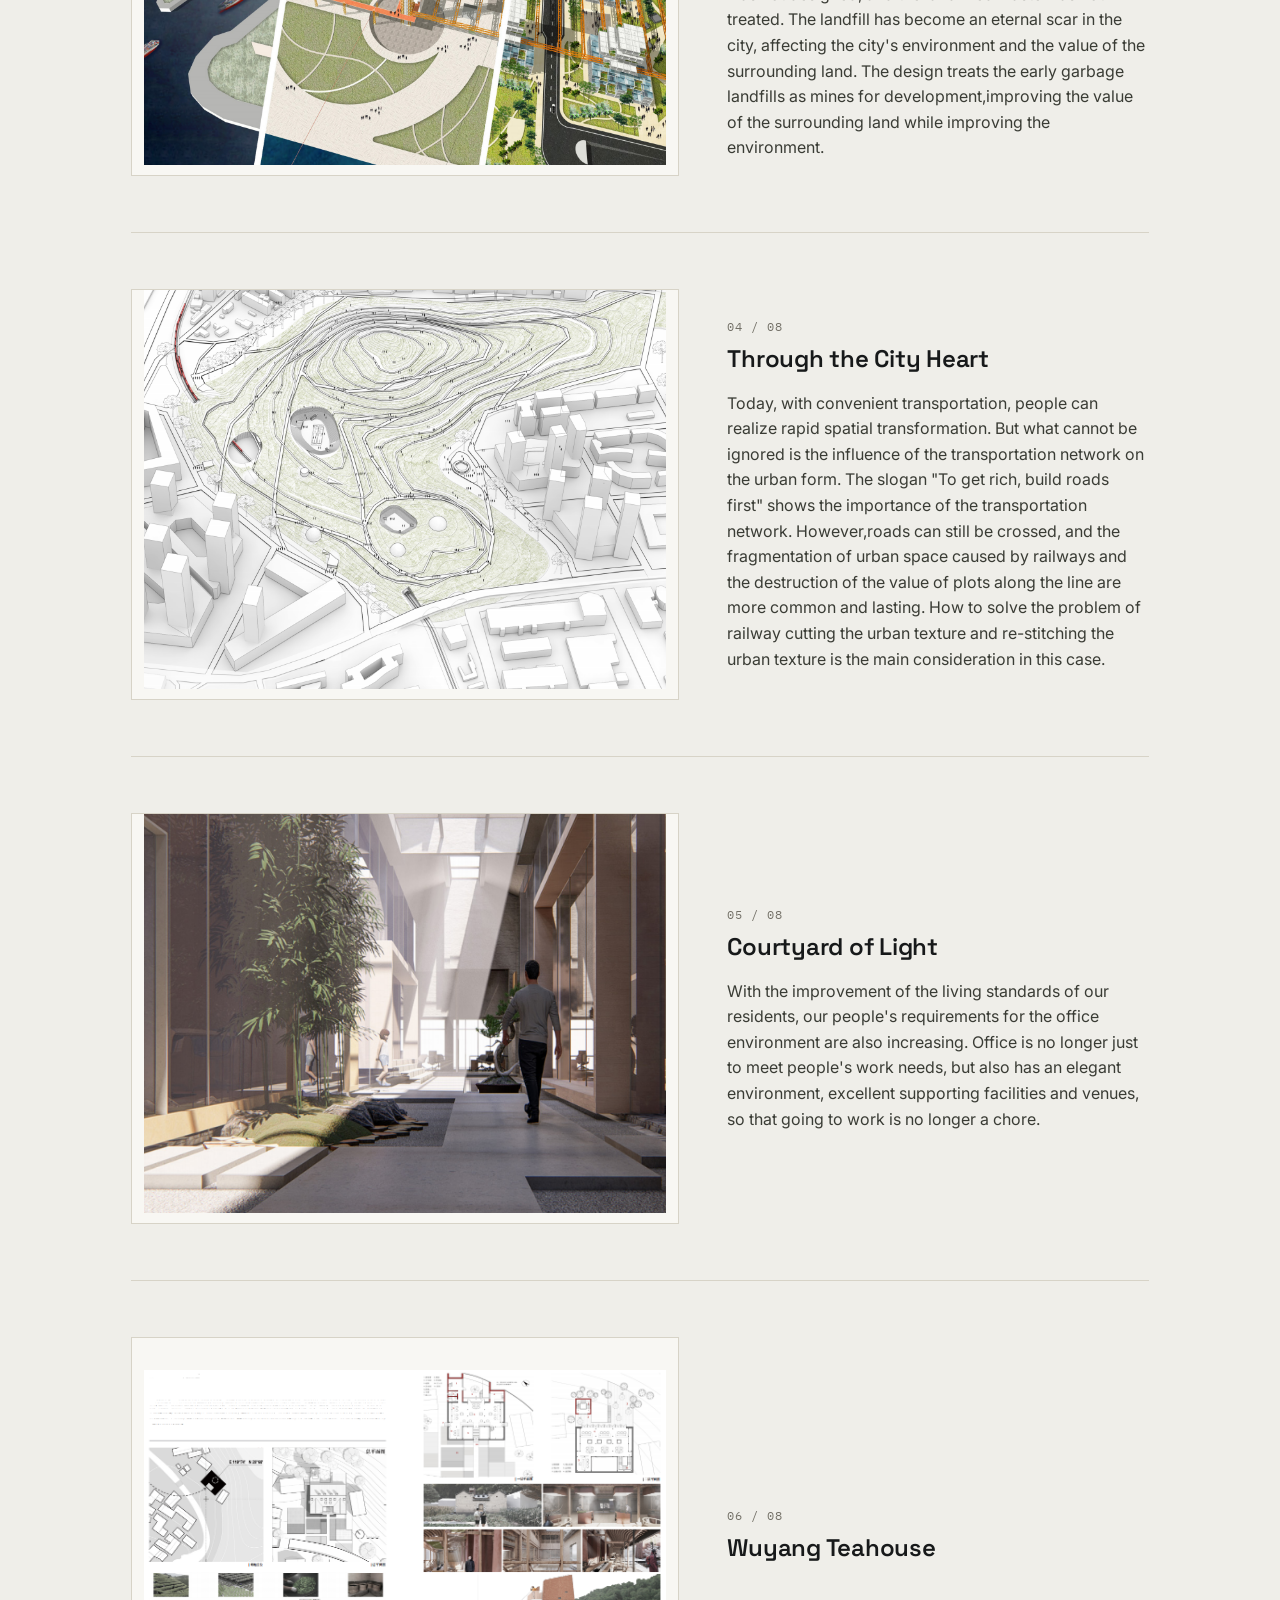
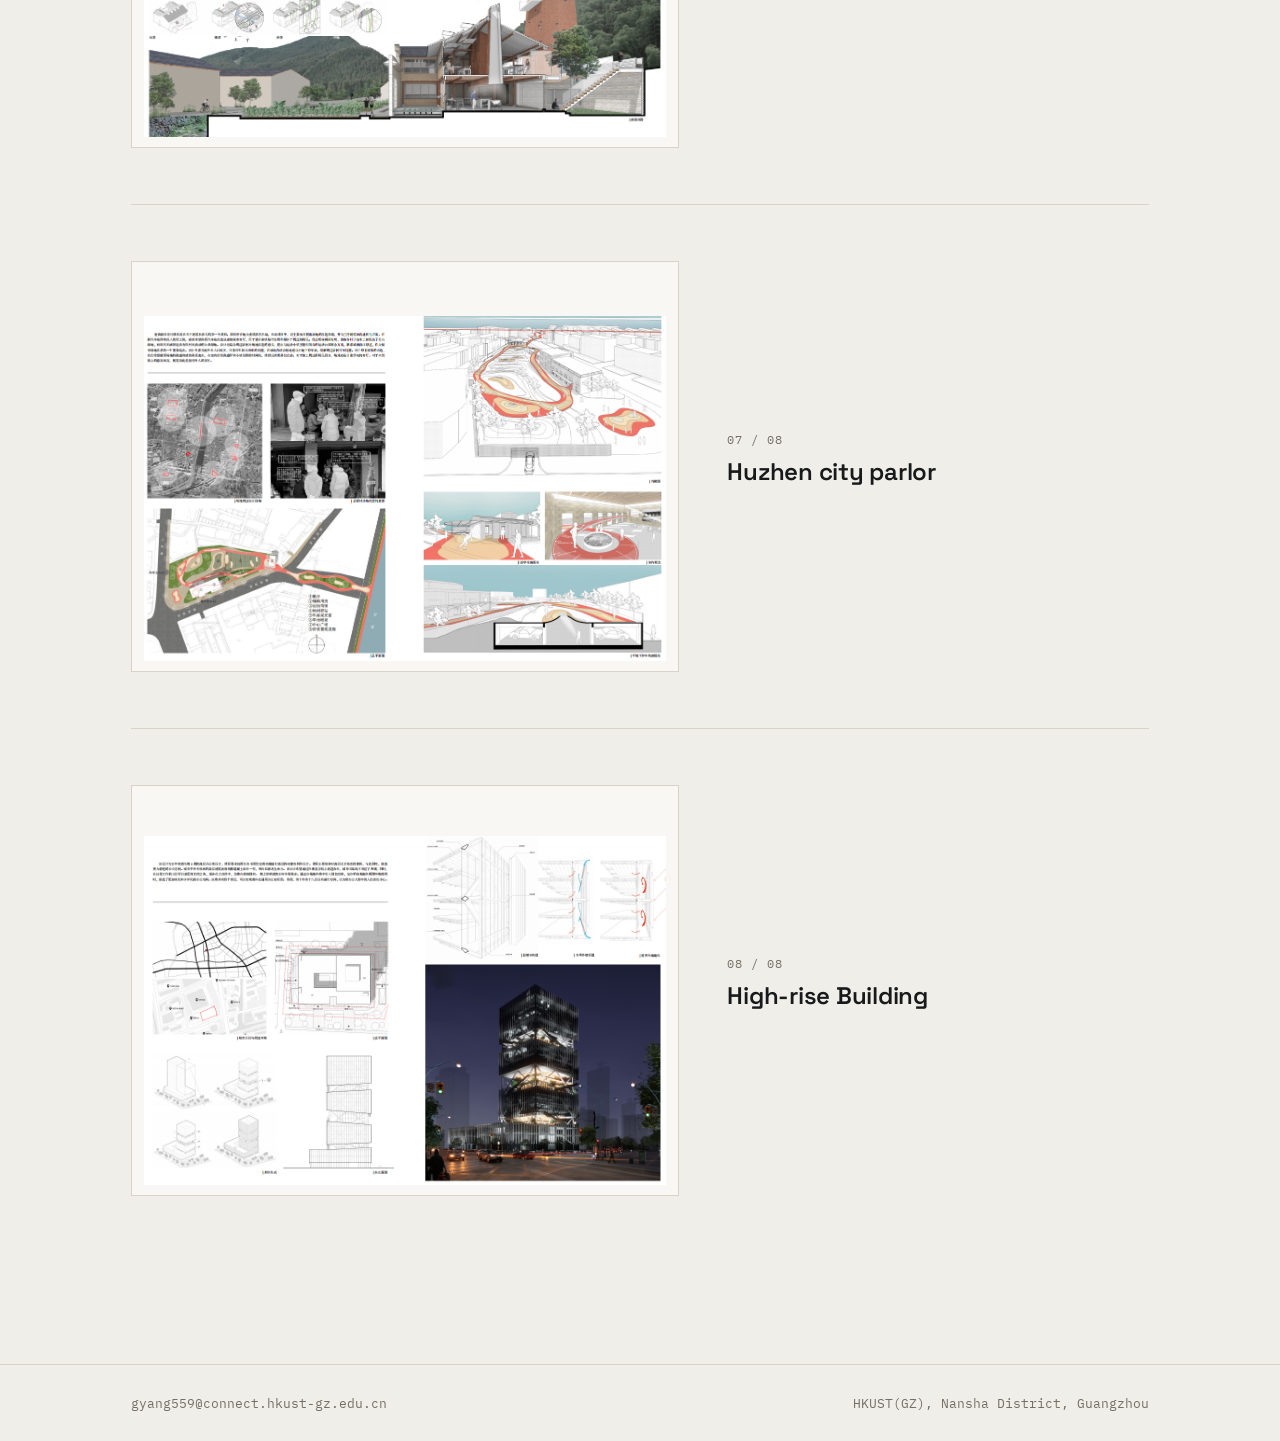
<file: work-student-work.html>
<!DOCTYPE html>
<html lang="en">
<head>
<meta charset="UTF-8">
<meta name="viewport" content="width=device-width, initial-scale=1">
<title>GS YANG — Student Work</title>
<meta name="description" content="Academic and student work.">
<link rel="preconnect" href="https://fonts.googleapis.com">
<link rel="preconnect" href="https://fonts.gstatic.com" crossorigin>
<link href="https://fonts.googleapis.com/css2?family=Space+Grotesk:wght@500;600;700&family=Inter:wght@400;500;600&family=IBM+Plex+Mono:wght@400;500&display=swap" rel="stylesheet">
<link rel="stylesheet" href="styles.css">
</head>
<body>

<header class="site-header">
  <div class="wrap header-inner">
    <a href="index.html" class="brand">GS YANG</a>
    <input type="checkbox" id="nav-toggle" class="nav-toggle-input">
    <label for="nav-toggle" class="nav-toggle-label" aria-label="打开菜单"><span></span></label>
    <nav class="site-nav">
      <a href="index.html">HOME</a>
      <a href="about.html">ABOUT</a>
      <div class="nav-dropdown">
        <a href="work.html">WORK</a>
        <div class="dropdown-panel">
          <a href="work-architecture.html">Architecture</a>
          <a href="work-photography.html">Photography</a>
          <a href="work-student-work.html" aria-current="page">Student Work</a>
          <a href="work-others.html">Others</a>
        </div>
      </div>
      <a href="contact.html">CONTACT</a>
    </nav>
  </div>
</header>

<main>

  <section class="hero" style="padding-bottom:32px;">
    <div class="wrap">
      <a class="back-link" href="work.html">← WORK</a>
      <p class="eyebrow">03 — STUDENT WORK</p>
      <h1 style="font-size:clamp(32px,4.5vw,48px); margin-top:12px;">Academic work.</h1>
    </div>
  </section>

<section style="padding-top:0;">
  <div class="wrap">

    <div class="student-project">
      <div class="img-slot"><img src="images/student-01.jpg" alt="项目 01"></div>
      <div>
        <span class="num">01 / 08</span>
        <h2>Up the Stairs</h2>
        <p>As a reflection of the needs of people's activities, architectural functionswill be adjusted due to changes in behavior patterns. Therefore, for a building with vitality, its material space will exhibit diachronic changes and development, and exhibit the characteristics of a sustainable life cycle. The development of the relationship between its form and function seems to always be in a dynamic master-slave relationship. Correspondingly, the relationship between "new" and "old" pointed to by architectural renewal is often a process of dynamic change with diachronic and relative characteristics.
</p>
      </div>
    </div>

    <div class="student-project">
      <div class="img-slot"><img src="images/student-02.jpg" alt="项目 02"></div>
      <div>
        <span class="num">02 / 08</span>
        <h2>Super Farm</h2>
        <p>As the city grows, the original villages are gradually surrounded,forming the unique urban village in the city. The urban village is the scar of urban development, but at the same time it also provides shelter for migrant workers. The design is based on preliminary research, discovers the pain points of various groups of people in urban villages, thinks about how to improve the life of urban villages, and how to further influence the city.
The design forms a closed loop of rainwater collection, nutrient replenishment, and crop irrigation through the fit of structure and function, rational use of natural resources such as light, and planting different types of crops for different lighting environments.</p>
      </div>
    </div>

    <div class="student-project">
      <div class="img-slot"><img src="images/student-03.jpg" alt="项目 03"></div>
      <div>
        <span class="num">03 / 08</span>
        <h2>Waste Mine</h2>
        <p>With the development of cities, the early garbage landfills were gradually engulfed and surrounded by cities, but the land was difficult to use because of the existence of garbage. Garbage marks our past, but we treat it as waste. In the underdeveloped era, the landfill was not designed, and the
landfilled waste was not treated. The landfill has become an eternal scar in the city, affecting the city's environment and the value of the surrounding land. 
          The design treats the early garbage landfills as mines for development,improving the value of the surrounding land while improving the environment. </p>
      </div>
    </div>

    <div class="student-project">
      <div class="img-slot"><img src="images/student-04.jpg" alt="项目 04"></div>
      <div>
        <span class="num">04 / 08</span>
        <h2>Through the City Heart</h2>
        <p>Today, with convenient transportation, people can realize rapid spatial transformation. But what cannot be ignored is the influence of the transportation network on the urban form. The slogan "To get rich, build roads first" shows the importance of the transportation network. However,roads can still be crossed, and the fragmentation of urban space caused by railways and the destruction of the value of plots along the line are more common and lasting. How to solve the problem of railway cutting the urban texture and re-stitching the urban texture is the main consideration in this
case.
</p>
      </div>
    </div>

    <div class="student-project">
      <div class="img-slot"><img src="images/student-05.jpg" alt="项目 05"></div>
      <div>
        <span class="num">05 / 08</span>
        <h2>Courtyard of Light</h2>
        <p>With the improvement of the living standards of our residents, our people's requirements for the office environment are also increasing. Office is no longer just to meet people's work needs, but also has an elegant environment, excellent supporting facilities and venues, so that going to work is no longer a chore.
</p>
      </div>
    </div>

    <div class="student-project">
      <div class="img-slot"><img src="images/student-06.jpg" alt="项目 06"></div>
      <div>
        <span class="num">06 / 08</span>
        <h2>Wuyang  Teahouse</h2>
        <p></p>
      </div>
    </div>

    <div class="student-project">
      <div class="img-slot"><img src="images/student-07.jpg" alt="项目 07"></div>
      <div>
        <span class="num">07 / 08</span>
        <h2>Huzhen city parlor</h2>
        <p></p>
      </div>
    </div>

    <div class="student-project">
      <div class="img-slot"><img src="images/student-08.jpg" alt="项目 08"></div>
      <div>
        <span class="num">08 / 08</span>
        <h2>High-rise Building</h2>
        <p></p>
      </div>
    </div>

  </div>
</section>

</main>

<footer class="site-footer">
  <div class="wrap footer-inner">
    <a href="mailto:gyang559@connect.hkust-gz.edu.cn">gyang559@connect.hkust-gz.edu.cn</a>
    <span>HKUST(GZ), Nansha District, Guangzhou</span>
  </div>
</footer>

</body>
</html>
</file>
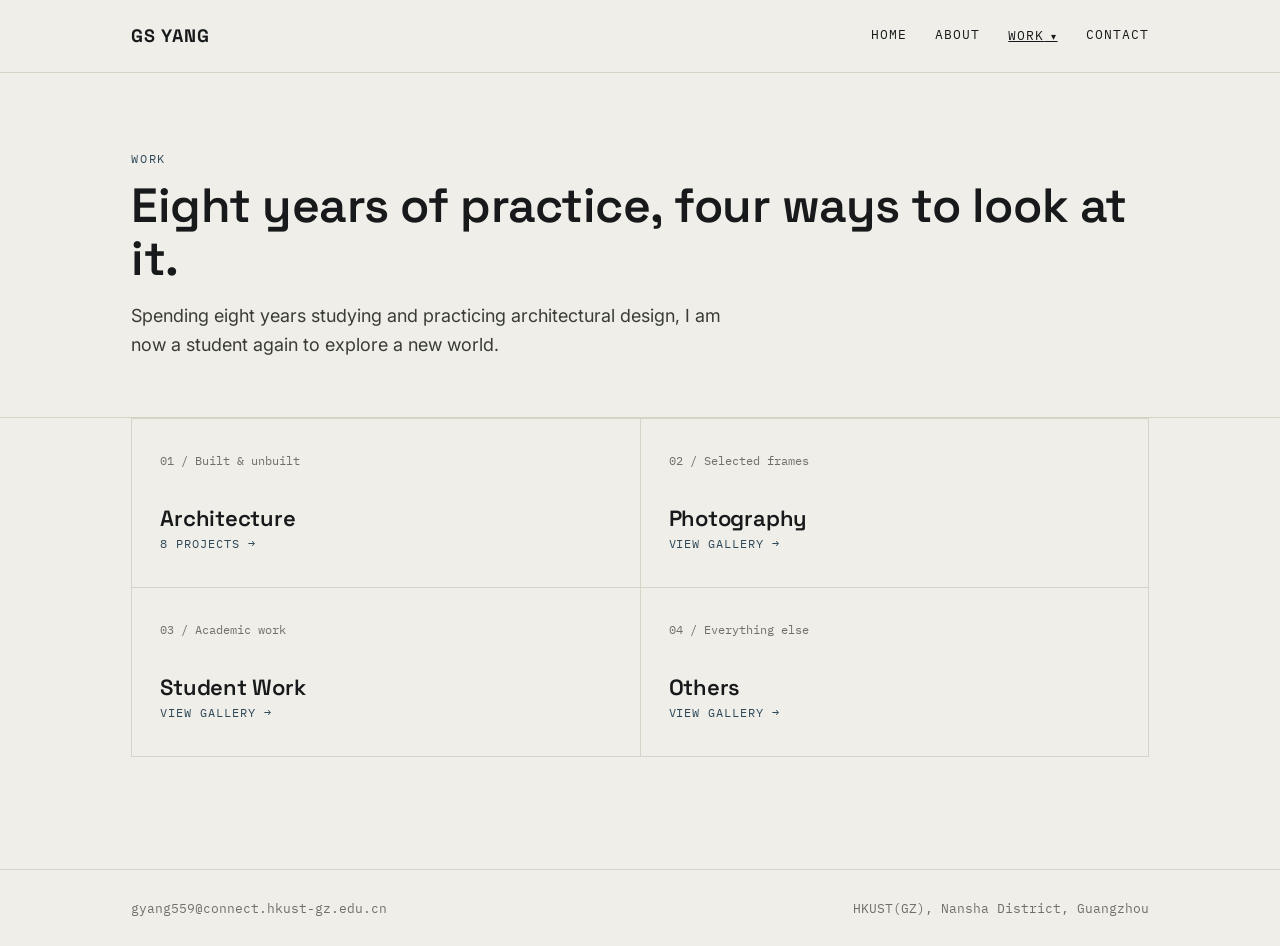
<file: work.html>
<!DOCTYPE html>
<html lang="en">
<head>
<meta charset="UTF-8">
<meta name="viewport" content="width=device-width, initial-scale=1">
<title>GS YANG — Work</title>
<meta name="description" content="Architecture, photography, student work, and other projects.">
<link rel="preconnect" href="https://fonts.googleapis.com">
<link rel="preconnect" href="https://fonts.gstatic.com" crossorigin>
<link href="https://fonts.googleapis.com/css2?family=Space+Grotesk:wght@500;600;700&family=Inter:wght@400;500;600&family=IBM+Plex+Mono:wght@400;500&display=swap" rel="stylesheet">
<link rel="stylesheet" href="styles.css">
</head>
<body>

<header class="site-header">
  <div class="wrap header-inner">
    <a href="index.html" class="brand">GS YANG</a>
    <input type="checkbox" id="nav-toggle" class="nav-toggle-input">
    <label for="nav-toggle" class="nav-toggle-label" aria-label="打开菜单"><span></span></label>
    <nav class="site-nav">
      <a href="index.html">HOME</a>
      <a href="about.html">ABOUT</a>
      <div class="nav-dropdown">
        <a href="work.html" aria-current="page">WORK</a>
        <div class="dropdown-panel">
          <a href="work-architecture.html">Architecture</a>
          <a href="work-photography.html">Photography</a>
          <a href="work-student-work.html">Student Work</a>
          <a href="work-others.html">Others</a>
        </div>
      </div>
      <a href="contact.html">CONTACT</a>
    </nav>
  </div>
</header>

<main>

  <section class="hero" style="padding-bottom:40px;">
    <div class="wrap">
      <p class="eyebrow">WORK</p>
      <h1 style="font-size:clamp(32px,4.5vw,48px); margin-top:12px;">Eight years of practice, four ways to look at it.</h1>
      <p class="lede" style="margin-top:16px;">Spending eight years studying and practicing architectural design, I am now a student again to explore a new world.</p>
    </div>
  </section>

  <section style="padding-top:0;">
    <div class="wrap">
      <div class="work-grid">
        <a class="work-tile" href="work-architecture.html">
          <span class="num">01 / Built &amp; unbuilt</span>
          <div>
            <h3>Architecture</h3>
            <span class="go">8 projects →</span>
          </div>
        </a>
        <a class="work-tile" href="work-photography.html">
          <span class="num">02 / Selected frames</span>
          <div>
            <h3>Photography</h3>
            <span class="go">View gallery →</span>
          </div>
        </a>
        <a class="work-tile" href="work-student-work.html">
          <span class="num">03 / Academic work</span>
          <div>
            <h3>Student Work</h3>
            <span class="go">View gallery →</span>
          </div>
        </a>
        <a class="work-tile" href="work-others.html">
          <span class="num">04 / Everything else</span>
          <div>
            <h3>Others</h3>
            <span class="go">View gallery →</span>
          </div>
        </a>
      </div>
    </div>
  </section>

</main>

<footer class="site-footer">
  <div class="wrap footer-inner">
    <a href="mailto:gyang559@connect.hkust-gz.edu.cn">gyang559@connect.hkust-gz.edu.cn</a>
    <span>HKUST(GZ), Nansha District, Guangzhou</span>

  </div>
</footer>

</body>
</html>
</file>
<file: styles.css>
/* ============================================================
   GS YANG — portfolio
   Design language: drafting paper + ink + title-block annotation,
   drawn from the project spec sheets (Location / Role / Scale /
   Status) that already structure this site's real content.
   ============================================================ */

:root{
  --paper: #efeee9;
  --paper-raised: #f8f7f3;
  --ink: #17191a;
  --ink-soft: #3a3c35;
  --muted: #726f66;
  --rule: #d7d3c7;
  --rule-strong: #b8b3a4;
  --accent: #2f4858;
  --accent-soft: #dbe3e2;
  --accent-line: #7d97a0;

  --display: "Space Grotesk", "Arial Narrow", sans-serif;
  --body: "Inter", -apple-system, "Segoe UI", sans-serif;
  --mono: "IBM Plex Mono", ui-monospace, "SFMono-Regular", monospace;

  --maxw: 1120px;
  --pad: clamp(20px, 4vw, 56px);
}

*, *::before, *::after{ box-sizing: border-box; }

html{ -webkit-text-size-adjust: 100%; scroll-behavior: smooth; }

@media (prefers-reduced-motion: reduce){
  html{ scroll-behavior: auto; }
  *, *::before, *::after{ animation-duration: 0.001ms !important; transition-duration: 0.001ms !important; }
}

body{
  margin: 0;
  background: var(--paper);
  color: var(--ink);
  font-family: var(--body);
  font-size: 16px;
  line-height: 1.6;
  -webkit-font-smoothing: antialiased;
}

img{ max-width: 100%; display: block; }

a{ color: inherit; }

.wrap{
  max-width: var(--maxw);
  margin: 0 auto;
  padding-left: var(--pad);
  padding-right: var(--pad);
}

:focus-visible{
  outline: 2px solid var(--accent);
  outline-offset: 3px;
}

h1, h2, h3{
  font-family: var(--display);
  font-weight: 600;
  letter-spacing: -0.01em;
  line-height: 1.1;
  margin: 0;
}

.eyebrow{
  font-family: var(--mono);
  font-size: 12px;
  letter-spacing: 0.14em;
  text-transform: uppercase;
  color: var(--accent);
}

.lede{
  font-size: 18px;
  color: var(--ink-soft);
  max-width: 56ch;
}

/* ---------- header / nav ---------- */

.site-header{
  border-bottom: 1px solid var(--rule);
  background: var(--paper);
  position: sticky;
  top: 0;
  z-index: 20;
}

.header-inner{
  display: flex;
  align-items: center;
  justify-content: space-between;
  height: 72px;
}

.brand{
  display: inline-flex;
  align-items: center;
  gap: 10px;
  font-family: var(--display);
  font-weight: 700;
  font-size: 18px;
  letter-spacing: 0.04em;
  text-decoration: none;
}
.brand-mark{ flex: 0 0 auto; }

.nav-toggle-input{ display: none; }

.nav-toggle-label{
  display: none;
  flex-direction: column;
  gap: 5px;
  cursor: pointer;
  padding: 8px;
  margin: -8px;
}
.nav-toggle-label span,
.nav-toggle-label::before,
.nav-toggle-label::after{
  content: "";
  display: block;
  width: 22px;
  height: 2px;
  background: var(--ink);
}

.site-nav{
  display: flex;
  align-items: center;
  gap: 28px;
  font-family: var(--mono);
  font-size: 13px;
  letter-spacing: 0.08em;
  text-transform: uppercase;
}

.site-nav > a{
  text-decoration: none;
  padding: 6px 0;
  border-bottom: 1px solid transparent;
}
.site-nav > a:hover,
.site-nav > a[aria-current="page"]{
  border-bottom-color: var(--ink);
}

.nav-dropdown{ position: relative; }
.nav-dropdown > a::after{
  content: " \25BE";
  font-size: 10px;
}
.dropdown-panel{
  display: none;
  position: absolute;
  top: 100%;
  left: 0;
  margin-top: 12px;
  min-width: 176px;
  background: var(--paper-raised);
  border: 1px solid var(--rule);
  box-shadow: 0 8px 20px rgba(23,25,26,0.08);
  padding: 6px;
}
.nav-dropdown:hover .dropdown-panel,
.nav-dropdown:focus-within .dropdown-panel{
  display: block;
}
.dropdown-panel a{
  display: block;
  padding: 9px 12px;
  text-decoration: none;
  text-transform: none;
  letter-spacing: 0;
  font-family: var(--body);
  font-size: 14px;
}
.dropdown-panel a:hover{ background: var(--accent-soft); }

@media (max-width: 760px){
  .nav-toggle-label{ display: flex; }
  .site-nav{
    display: none;
    position: absolute;
    top: 72px;
    left: 0;
    right: 0;
    flex-direction: column;
    align-items: stretch;
    gap: 0;
    background: var(--paper);
    border-bottom: 1px solid var(--rule);
    padding: 8px var(--pad) 20px;
  }
  .nav-toggle-input:checked ~ .site-nav{ display: flex; }
  .site-nav > a{ padding: 12px 0; border-bottom: 1px solid var(--rule); }
  .nav-dropdown{ display: flex; flex-direction: column; }
  .dropdown-panel{
    display: block;
    position: static;
    margin-top: 0;
    border: none;
    box-shadow: none;
    padding: 0 0 4px 14px;
  }
  .dropdown-panel a{ padding: 10px 0; font-size: 14px; }
}

/* ---------- home page: dark overlay header ---------- */

body.home .site-header{
  position: absolute;
  top: 0; left: 0; right: 0;
  background: transparent;
  border-bottom: none;
  z-index: 30;
}
body.home .brand,
body.home .site-nav > a{ color: #fff; text-shadow: 0 1px 4px rgba(0,0,0,0.45); }
body.home .site-nav > a:hover{ border-bottom-color: #fff; }
body.home .site-nav > a[aria-current="page"]{
  background: #111;
  padding: 9px 16px;
  border-bottom: none;
  text-shadow: none;
}
body.home .nav-toggle-label span,
body.home .nav-toggle-label::before,
body.home .nav-toggle-label::after{ background: #fff; }
body.home .dropdown-panel{ background: var(--paper-raised); }
body.home .dropdown-panel a{ color: var(--ink); text-transform: none; }
@media (max-width: 760px){
  body.home .site-nav{ background: #111; border-bottom: none; }
  body.home .site-nav > a{ border-bottom-color: rgba(255,255,255,0.16); }
}

/* ---------- home page: photo hero ---------- */

.photo-hero{
  position: relative;
  min-height: 100vh;
  overflow: hidden;
  padding: 0;
}
section.photo-hero + section{ border-top: none; }

.photo-hero-bg{
  position: absolute;
  inset: 0;
  display: grid;
  grid-template-columns: minmax(230px, 34%) 1fr;
}
.photo-hero-panel{
  position: relative;
  background: #111210;
  overflow: hidden;
}
.dot-grid{
  position: absolute;
  inset: 0;
  background-image: radial-gradient(circle, rgba(255,255,255,0.22) 1.6px, transparent 1.7px);
  background-size: 52px 52px;
  background-position: 36px 90px;
  -webkit-mask-image: linear-gradient(to bottom, #000 0%, #000 42%, transparent 74%);
          mask-image: linear-gradient(to bottom, #000 0%, #000 42%, transparent 74%);
}
.photo-hero-image{ position: relative; background: #2a2a2a; }
.photo-hero-image img{
  width: 100%;
  height: 100%;
  object-fit: cover;
  display: block;
  filter: grayscale(1) contrast(1.05) brightness(1.02);
}
.photo-hero-image::after{
  content: "";
  position: absolute;
  inset: 0;
  background: linear-gradient(100deg, rgba(0,0,0,0.32) 0%, rgba(0,0,0,0.06) 30%, rgba(0,0,0,0) 55%);
}

.photo-hero-copy{
  position: absolute;
  left: 0; right: 0;
  top: 54%;
  transform: translateY(-50%);
  z-index: 2;
  color: #fff;
}
.eyebrow-italic{
  font-family: var(--body);
  font-style: italic;
  font-size: 17px;
  letter-spacing: 0.02em;
  color: #f2f1ec;
  margin: 0 0 8px;
}
.photo-hero-name{
  font-family: var(--display);
  font-weight: 700;
  font-size: clamp(30px, 4.6vw, 46px);
  letter-spacing: 0.01em;
  color: #fff;
  margin: 0 0 28px;
  max-width: 14ch;
}
.tag-pill{
  display: inline-block;
  background: #8f8a2e;
  color: #fff;
  font-family: var(--body);
  font-weight: 700;
  font-size: 15px;
  letter-spacing: 0.02em;
  text-transform: uppercase;
  padding: 17px 30px;
  margin: 0;
}

.scroll-cue{
  position: absolute;
  bottom: 24px;
  left: 50%;
  transform: translateX(-50%);
  z-index: 2;
  color: #fff;
  font-size: 22px;
  text-decoration: none;
  line-height: 1;
  opacity: 0.85;
}
.scroll-cue:hover{ opacity: 1; }

@media (max-width: 820px){
  .photo-hero{ min-height: 78vh; }
  .photo-hero-bg{ grid-template-columns: 100%; }
  .photo-hero-panel{ display: none; }
  .photo-hero-image::after{
    background: linear-gradient(to top, rgba(0,0,0,0.6) 0%, rgba(0,0,0,0.18) 32%, rgba(0,0,0,0) 62%);
  }
  .photo-hero-copy{ padding-left: var(--pad); padding-right: var(--pad); top: auto; bottom: 56px; transform: none; }
  .photo-hero-name{ max-width: none; }
}
@media (min-width: 821px){
  .photo-hero-copy{ padding-left: var(--pad); }
}

/* ---------- title block (signature component) ---------- */

.title-block{
  border: 1px solid var(--ink);
  background: var(--paper-raised);
  display: grid;
  grid-template-columns: repeat(2, 1fr);
}
.title-block dt{
  font-family: var(--mono);
  font-size: 11px;
  letter-spacing: 0.1em;
  text-transform: uppercase;
  color: var(--muted);
}
.title-block dd{
  margin: 4px 0 0;
  font-family: var(--body);
  font-size: 15px;
  font-weight: 500;
}
.title-block > div{
  padding: 16px 18px;
  border-right: 1px solid var(--rule);
  border-bottom: 1px solid var(--rule);
}
.title-block > div:nth-child(2n){ border-right: none; }
.title-block > div:nth-last-child(-n+2){ border-bottom: none; }

@media (max-width: 560px){
  .title-block{ grid-template-columns: 1fr; }
  .title-block > div{ border-right: none; }
  .title-block > div:nth-last-child(-n+2){ border-bottom: 1px solid var(--rule); }
  .title-block > div:last-child{ border-bottom: none; }
}

.status-dot{
  display: inline-block;
  width: 7px; height: 7px;
  border-radius: 50%;
  background: var(--accent);
  margin-right: 7px;
}

/* ---------- buttons / links ---------- */

.btn{
  display: inline-flex;
  align-items: center;
  gap: 8px;
  font-family: var(--mono);
  font-size: 13px;
  letter-spacing: 0.06em;
  text-transform: uppercase;
  text-decoration: none;
  padding: 12px 20px;
  border: 1px solid var(--ink);
  color: var(--ink);
  background: transparent;
  transition: background 120ms ease, color 120ms ease;
}
.btn:hover{ background: var(--ink); color: var(--paper); }
.btn-accent{ border-color: var(--accent); color: var(--accent); }
.btn-accent:hover{ background: var(--accent); color: var(--paper); }

.text-link{
  text-decoration-color: var(--rule-strong);
  text-underline-offset: 3px;
}
.text-link:hover{ text-decoration-color: var(--ink); }

/* ---------- sections / rhythm ---------- */

section{ padding-top: 72px; padding-bottom: 72px; }
section + section{ border-top: 1px solid var(--rule); }
.section-head{ margin-bottom: 36px; }

.hero{ padding-top: 64px; padding-bottom: 56px; }
.hero-grid{
  display: grid;
  grid-template-columns: 1.1fr 0.9fr;
  gap: 48px;
  align-items: start;
}
.hero h1{
  font-size: clamp(40px, 6vw, 68px);
  margin-top: 18px;
}
@media (max-width: 820px){
  .hero-grid{ grid-template-columns: 1fr; }
}

/* ---------- news ---------- */

.news-row{
  display: flex;
  gap: 20px;
  align-items: baseline;
  padding: 18px 0;
  border-top: 1px solid var(--rule);
}
.news-row:last-child{ border-bottom: 1px solid var(--rule); }
.news-row .eyebrow{ flex: 0 0 auto; }

/* ---------- work grid ---------- */

.work-grid{
  display: grid;
  grid-template-columns: repeat(2, 1fr);
  gap: 1px;
  background: var(--rule);
  border: 1px solid var(--rule);
}
.work-tile{
  background: var(--paper);
  padding: 32px 28px;
  text-decoration: none;
  color: var(--ink);
  display: flex;
  flex-direction: column;
  justify-content: space-between;
  min-height: 168px;
  transition: background 140ms ease;
}
.work-tile:hover{ background: var(--paper-raised); }
.work-tile .num{
  font-family: var(--mono);
  font-size: 12px;
  color: var(--muted);
}
.work-tile h3{ font-size: 22px; margin-top: 14px; }
.work-tile .go{
  font-family: var(--mono);
  font-size: 12px;
  letter-spacing: 0.08em;
  color: var(--accent);
  text-transform: uppercase;
}
@media (max-width: 620px){
  .work-grid{ grid-template-columns: 1fr; }
}

/* ---------- project cards (architecture) ---------- */

.project{
  padding: 40px 0;
  border-top: 1px solid var(--rule);
  display: grid;
  grid-template-columns: 300px 1fr;
  gap: 36px;
}
.project:last-child{ padding-bottom: 0; }
@media (max-width: 760px){
  .project{ grid-template-columns: 1fr; }
}
.project-specs{
  font-family: var(--mono);
  font-size: 12.5px;
  border-left: 2px solid var(--accent);
  padding-left: 16px;
}
.project-specs .pname{
  font-family: var(--display);
  font-size: 19px;
  color: var(--ink);
  margin-bottom: 12px;
  letter-spacing: 0;
  text-transform: none;
}
.project-specs dl{ margin: 0; }
.project-specs dt{ color: var(--muted); }
.project-specs dd{ margin: 0 0 10px; color: var(--ink-soft); }
.project-desc p{ margin: 0 0 14px; color: var(--ink-soft); }
.project-desc .img-slot{ margin-top: 18px; }

/* ---------- image placeholder slot ---------- */

.img-slot{
  aspect-ratio: 4 / 3;
  border: 1px dashed var(--rule-strong);
  background:
    repeating-linear-gradient(135deg, transparent 0 8px, var(--rule) 8px 9px);
  display: flex;
  align-items: flex-end;
  padding: 10px 12px;
}
.img-slot span{
  font-family: var(--mono);
  font-size: 11px;
  letter-spacing: 0.04em;
  background: var(--paper);
  padding: 3px 7px;
  color: var(--muted);
  border: 1px solid var(--rule-strong);
}
.img-slot.wide{ aspect-ratio: 16 / 9; }
.img-slot.square{ aspect-ratio: 1 / 1; }

/* real photo, once you have one — same box proportions as .img-slot,
   just swap the div+span for this and an <img> (see README) */
.img-frame{
  aspect-ratio: 4 / 3;
  overflow: hidden;
  border: 1px solid var(--rule);
  background: var(--paper-raised);
}
.img-frame img{
  width: 100%;
  height: 100%;
  object-fit: cover;
  display: block;
}
.img-frame.wide{ aspect-ratio: 16 / 9; }
.img-frame.square{ aspect-ratio: 1 / 1; }

.gallery{
  display: grid;
  grid-template-columns: repeat(3, 1fr);
  gap: 14px;
}
@media (max-width: 760px){
  .gallery{ grid-template-columns: repeat(2, 1fr); }
}
@media (max-width: 480px){
  .gallery{ grid-template-columns: 1fr; }
}

.gallery-note{
  margin-top: 28px;
  padding: 16px 18px;
  background: var(--paper-raised);
  border: 1px solid var(--rule);
  font-size: 14px;
  color: var(--ink-soft);
}
.gallery-note code{
  font-family: var(--mono);
  background: var(--accent-soft);
  padding: 1px 5px;
  font-size: 12.5px;
}

.gallery .img-slot:has(img){
  aspect-ratio: auto;
  display: block;
  padding: 0;
  overflow: hidden;
  border-style: solid;
  border-color: var(--rule);
  background: var(--paper-raised);
  align-self: start;
}
.gallery .img-slot:has(img) img{
  width: 100%;
  height: auto;
  display: block;
}

/* ---------- about page ---------- */

.about-grid{
  display: grid;
  grid-template-columns: 1fr 1fr;
  gap: 56px;
}
@media (max-width: 820px){
  .about-grid{ grid-template-columns: 1fr; }
}
.award-list{
  list-style: none;
  margin: 0;
  padding: 0;
}
.award-list li{
  display: grid;
  grid-template-columns: 52px 1fr;
  gap: 14px;
  padding: 11px 0;
  border-top: 1px solid var(--rule);
  font-size: 14.5px;
}
.award-list li:last-child{ border-bottom: 1px solid var(--rule); }
.award-year{
  font-family: var(--mono);
  color: var(--accent);
  font-size: 13px;
}

/* ---------- contact ---------- */

.contact-block{
  display: grid;
  grid-template-columns: repeat(3, 1fr);
  border: 1px solid var(--ink);
}
.contact-block > div{
  padding: 28px;
  border-right: 1px solid var(--rule);
}
.contact-block > div:last-child{ border-right: none; }
@media (max-width: 700px){
  .contact-block{ grid-template-columns: 1fr; }
  .contact-block > div{ border-right: none; border-bottom: 1px solid var(--rule); }
  .contact-block > div:last-child{ border-bottom: none; }
}
.contact-block .eyebrow{ display: block; margin-bottom: 10px; }
.contact-block a{ text-decoration: none; }
.contact-block .val{ font-family: var(--display); font-size: 18px; word-break: break-word; }

/* ---------- footer ---------- */

.site-footer{
  border-top: 1px solid var(--rule);
  margin-top: 40px;
}
.footer-inner{
  padding-top: 28px;
  padding-bottom: 28px;
  display: flex;
  flex-wrap: wrap;
  justify-content: space-between;
  gap: 12px;
  font-family: var(--mono);
  font-size: 12.5px;
  color: var(--muted);
}
.footer-inner a{ color: var(--muted); text-decoration: none; }
.footer-inner a:hover{ color: var(--ink); }

.copyright-note{
  font-size: 12.5px;
  color: var(--muted);
  margin-top: 18px;
}

.back-link{
  display: inline-block;
  margin-bottom: 28px;
  font-family: var(--mono);
  font-size: 12.5px;
  text-decoration: none;
  color: var(--muted);
}
.back-link:hover{ color: var(--ink); }

/* ---------- student work: 左图右字 ---------- */

.student-project{
  display: grid;
  grid-template-columns: 1.3fr 1fr;
  gap: 48px;
  align-items: center;
  padding: 56px 0;
  border-top: 1px solid var(--rule);
}
.student-project:first-child{ border-top: none; padding-top: 0; }

.student-project .img-slot{
  overflow: hidden;
  border: 1px solid var(--rule);
  background: var(--paper-raised);
}
.student-project .img-slot img{
  width: 100%;
  height: auto;
  display: block;
}

.student-project .num{
  display: block;
  font-family: var(--mono);
  font-size: 12px;
  letter-spacing: 0.08em;
  color: var(--muted);
  margin-bottom: 10px;
}
.student-project h2{
  font-size: 24px;
  margin: 0 0 18px;
}
.student-project p{
  color: var(--ink-soft);
  margin: 0 0 14px;
}
.student-project p:last-child{ margin-bottom: 0; }

@media (max-width: 820px){
  .student-project{ grid-template-columns: 1fr; gap: 22px; padding: 40px 0; }
}
</file>
